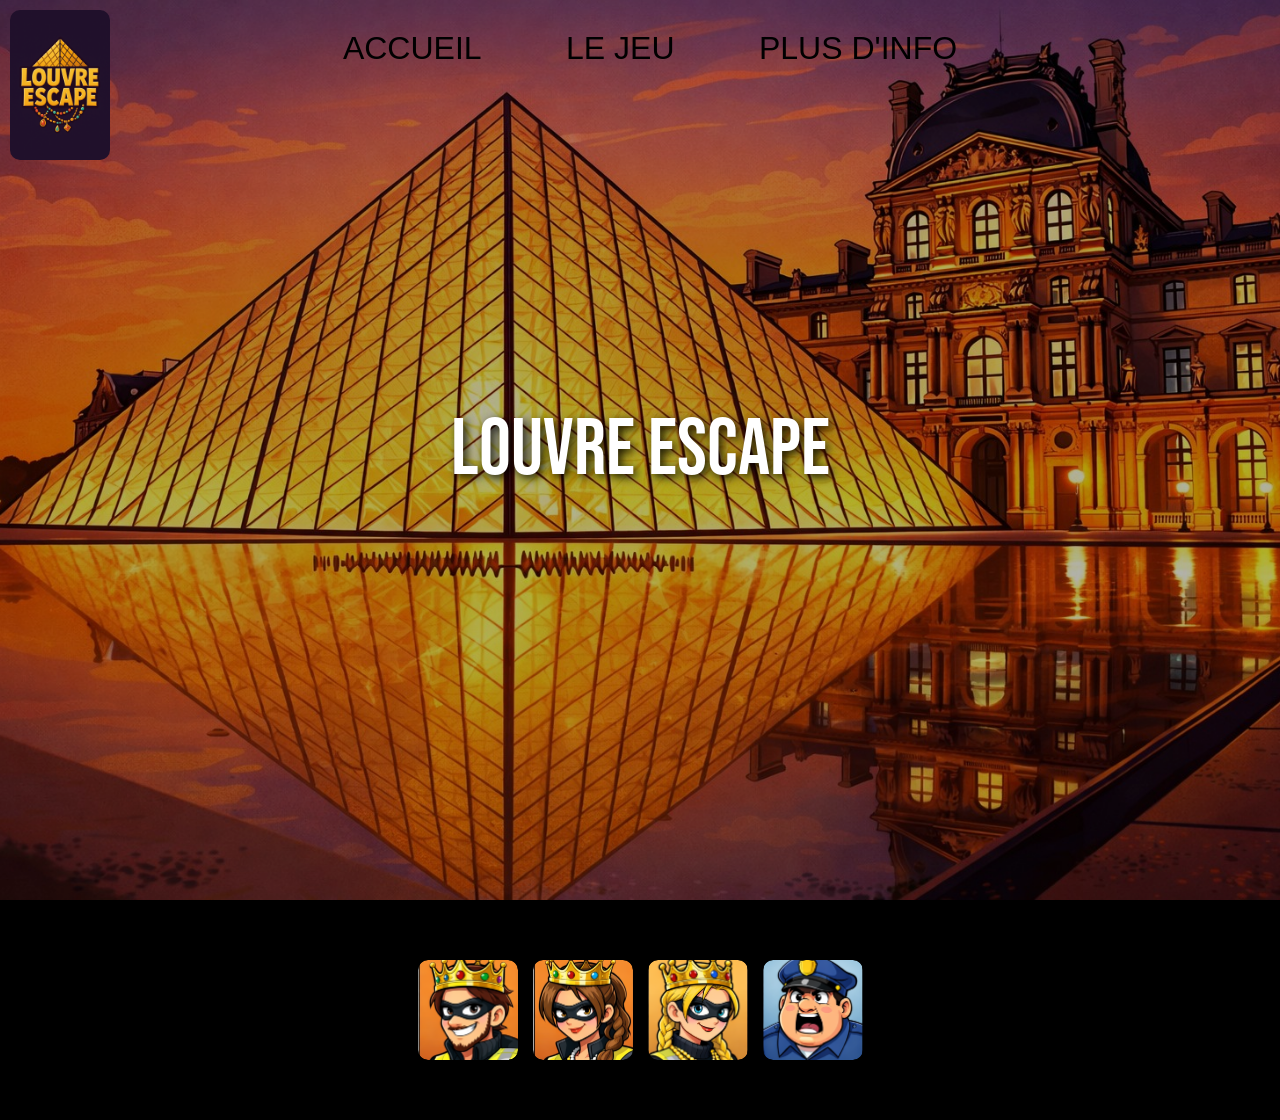
<file: index.html>
<!DOCTYPE html>
<html>
<head>
    <meta charset="UTF-8">
    <meta http-equiv="refresh" content="0; url=src/Chloé/Louvreescape/pres.html">
</head>
<body>
    <a href="src/Chloé/Louvreescape/pres.html">Cliquez ici si vous n'êtes pas redirigé</a>
</body>
</html>
</file>
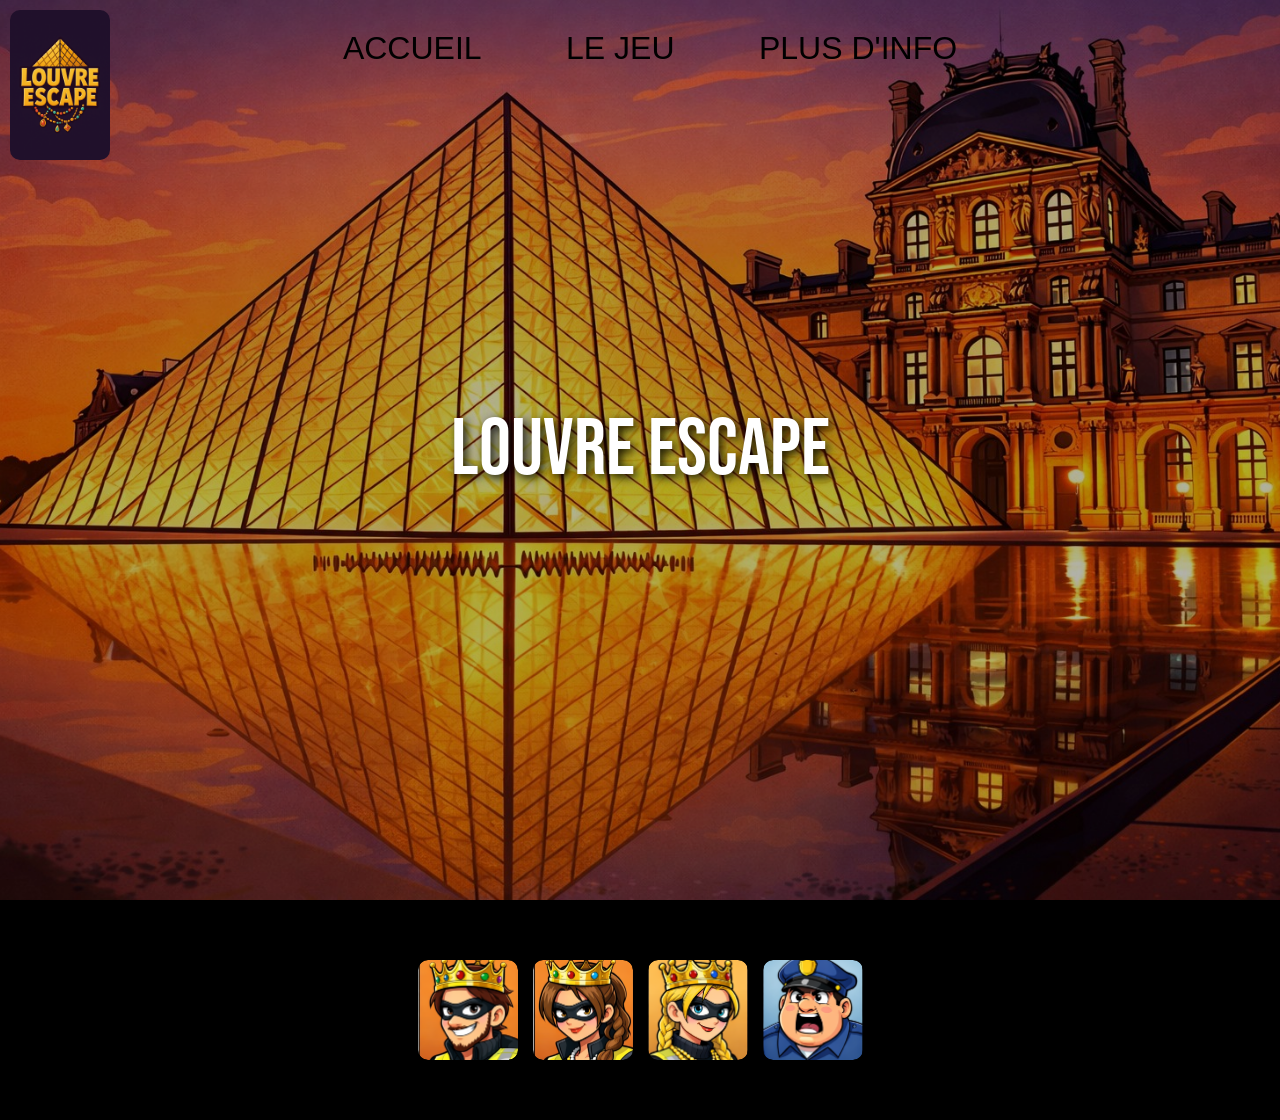
<file: src/Chloé/Louvreescape/pres.html>
<!DOCTYPE html>
<html lang="en">
<head>
    <meta charset="UTF-8">
    <title>Louvre Escape</title>
    <link rel="stylesheet" href="pres2.css">
    <link rel="preconnect" href="https://fonts.googleapis.com">
    <link rel="preconnect" href="https://fonts.gstatic.com" crossorigin>
    <link href="https://fonts.googleapis.com/css2?family=Bebas+Neue&display=swap" rel="stylesheet">
    <link href="https://fonts.googleapis.com/css2?family=Playfair+Display:ital,wght@0,400..900;1,400..900&display=swap" rel="stylesheet">
</head>
<body class="Acueille">
    <header class="Acueille">
        <nav class="Acueille">
            <a>ACCUEIL</a>
            <a href="../../../Jeu-main.zip">LE JEU</a>
            <a href="#overlay">PLUS D'INFO</a>
        </nav>
    </header>
    <main class="Acueille">
        <figure class="Acueille">
            <img src="images/louvre_escape_logo.png" alt="Logo Louvre Escape" class="logo-gauche">
            <img src="images/louvre.jpg" alt="Musée du louvre" class="louvre">
            <div style="position:absolute;top:0;left:0;width:100%;height:100%;background:rgba(0,0,0,0.4);z-index:2;"></div>
            <figcaption class="Acueille">LOUVRE ESCAPE</figcaption>
        </figure>
        <section id="les-rappeurs">
            <div class="card-container">
                <div class="cards">
                    <div class="card card2">
                        <img src="images/voleur1.png" alt="Romain" class="high-opacity">
                        <div class="card-button-container">
                            <a href="louvre/Romain.html">
                                <button class="button">Plus D'Info</button>
                            </a>
                        </div>
                        <div class="card-text">Rémy</div>
                    </div>
                    <div class="card card3">
                        <img src="images/voleuses1.png" alt="Sophie" class="high-opacity">
                        <div class="card-button-container">
                            <a href="louvre/Sophie.html">
                                <button class="button">Plus D'Info</button>
                            </a>
                        </div>
                        <div class="card-text">Sophie</div>
                    </div>
                    <div class="card card4">
                        <img src="images/voleuses2.png" alt="Anne" class="high-opacity">
                        <div class="card-button-container">
                            <a href="louvre/Anne.html">
                                <button class="button">Plus D'Info</button>
                            </a>
                        </div>
                        <div class="card-text">Anne</div>
                    </div>
                    <div class="card card5">
                        <img src="images/policier.png" alt="Didier" class="high-opacity">
                        <div class="card-button-container">
                            <a href="louvre/Didier.html">
                                <button class="button">Plus D'Info</button>
                            </a>
                        </div>
                        <div class="card-text">Didier</div>
                    </div>
                </div>
            </div>
        </section>
    </main>

    <div id="overlay">
        <div class="overlay-content">
            <h2>LOUVRE ESCAPE</h2>
            <p>Paris, 2024. Le Louvre est sous haute sécurité.<br>
            Vous êtes un voleur d'art légendaire.<br><br>
            Votre mission : voler les trésors les plus précieux sous le nez des gardes et des caméras.<br>
            Évitez les détections, résolvez les énigmes, et assemblez les codes pour progresser.<br><br>
            <em>Bon courage, maître voleur...</em></p>
            <a href="#" class="close-button">← Retour</a>
        </div>
    </div>

</body>
</html>
</file>
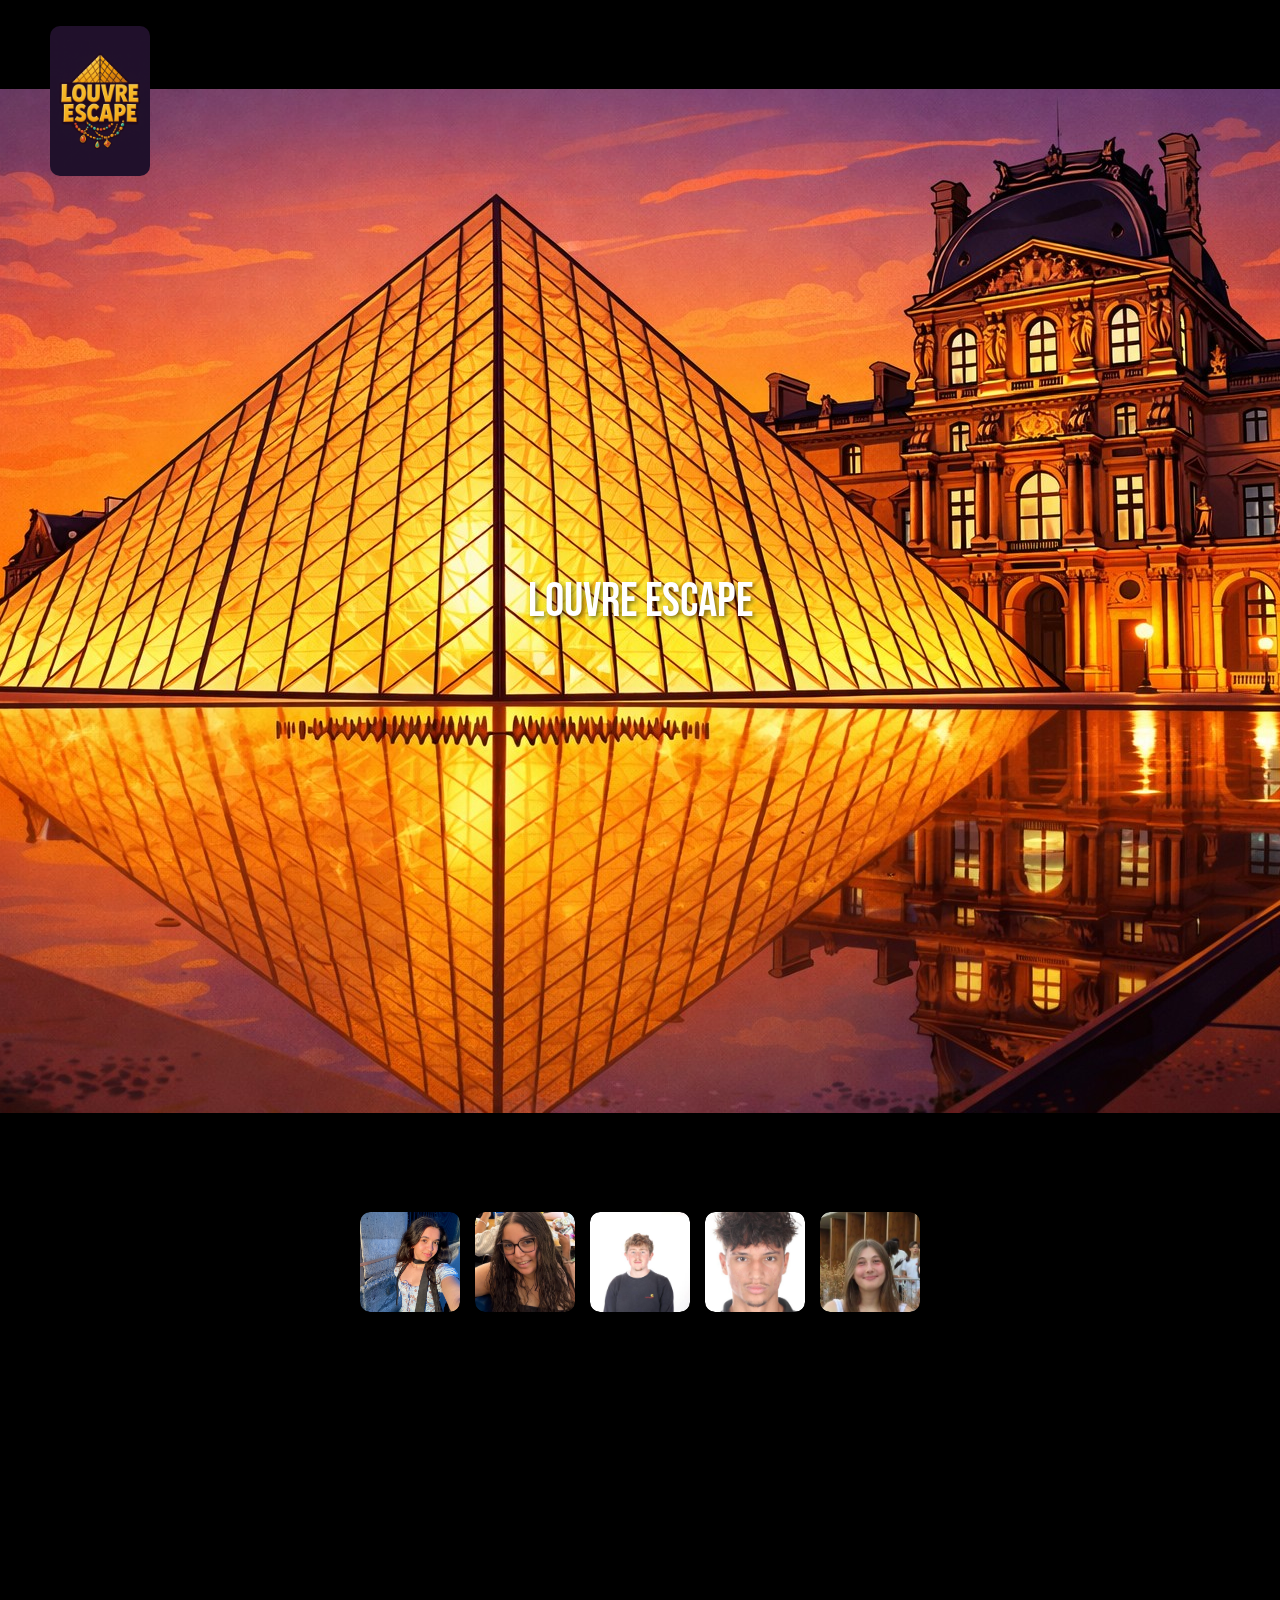
<file: src/Chloé/presentationsite/pres.html>
<!DOCTYPE html> 
<html lang="en"> 
<head>
    <meta charset="UTF-8"> 
    <title>Louvre Escape</title> 
    <link rel="stylesheet" href="pres2.css"> 
    <link rel="preconnect" href="https://fonts.googleapis.com"> 
    <link rel="preconnect" href="https://fonts.gstatic.com" crossorigin>
    <link href="https://fonts.googleapis.com/css2?family=Bebas+Neue&display=swap" rel="stylesheet">
    <link href="https://fonts.googleapis.com/css2?family=Playfair+Display:ital,wght@0,400..900;1,400..900&display=swap" rel="stylesheet"> 
</head>
<body class="Rayan-Acueille">
    <header class="Rayan-Acueille"> 
        <nav class="Rayan-Acueille"> 
            <a href="pres.html">ACCUEIL</a> 
            <a href="louvre/jeu.html">LE JEU</a>
            <a href="louvre/groupe.html">LE GROUPE</a>
            <!-- Lien vers la section "PLUS D'INFO" -->
        </nav>
    </header>
    <main class="Rayan-Acueille"> 
        <figure class="Rayan-Acueille"> <!-- Figure avec une image -->
            <img src="images/louvre_escape_logo.png" alt="Logo Louvre Escape" class="logo-gauche">
            <img src="images/louvre.jpg" alt="Musée du louvre" class="louvre">
            <figcaption class="Rayan-Acueille">LOUVRE ESCAPE</figcaption> <!-- Légende de l'image -->
        </figure>
        <section id="les-rappeurs"> 
		<div class="card-container"> <!-- Conteneur des cartes -->
                <div class="cards"> 
                    <div class="card card2">
                        <img src="images/maroua.jpeg" alt="Random Image 1" class="Rayan-high-opacity">
                        <div class="card-button-container">
                            <a href="louvre/Maroua.html">
                                <button class="button">Plus D'Info</button>
                            </a>
                        </div>
                        <div class="card-text">Maroua</div>
                    </div>
                    <!-- Carte 3 -->
                    <div class="card card3">
                        <img src="images/cynthia.JPG" alt="Random Image 1" class="Rayan-high-opacity">
                        <div class="card-button-container">
                            <a href="louvre/Cynthia.html">
                                <button class="button">Plus D'Info</button>
                            </a>
                        </div>
                        <div class="card-text">Cynthia</div>
                    </div>
                    <!-- Carte 4 -->
                    <div class="card card4">
                        <img src="images/benjamin.png" alt="Random Image 1" class="Rayan-high-opacity">
                        <div class="card-button-container">
                            <a href="louvre/Benjamin.html">
                            <button class="button">Plus D'Info</button>
                            </a>
                        </div>
                        <div class="card-text">Benjamin</div>
                    </div>
                    <!-- Carte 5 -->
                    <div class="card card5">
                        <img src="images/joaquim.jpeg" alt="Random Image 1" class="Rayan-high-opacity">
                        <div class="card-button-container">
                            <a href="louvre/Joaquim.html">
                                <button class="button">Plus D'Info</button>
                            </a>
                        </div>
                        <div class="card-text">Joaquim</div>
                    </div>
                    <!-- Carte 6 -->
                    <div class="card card6">
                        <img src="images/chloe.jpg" alt="Random Image 1" class="Rayan-high-opacity">
                        <div class="card-button-container">
                            <a href="louvre/Chloe.html">
                                <button class="button">Plus D'Info</button>
                            </a>
                        </div>
                        <div class="card-text">Chloé</div>
                    </div>
                </div>
            </div>
        </section>
    </main>
        <div id="overlay">
            <div class="overlay-content">
                <p>LOUVRE ESCAPE
Paris, 2024. Le Louvre est sous haute sécurité.
Vous êtes un voleur d'art légendaire.
Votre mission: voler les trésors les plus précieux sous le nez des gardes et des caméras.
Évitez les détections, résolvez les énigmes, et assemblez les codes pour progresser.
Bon courage, maître voleur...</p>
                <a href="../pres.html" class="close-button">Retour</a>
            </div>
            </div>
    </body>
</html>
</file>
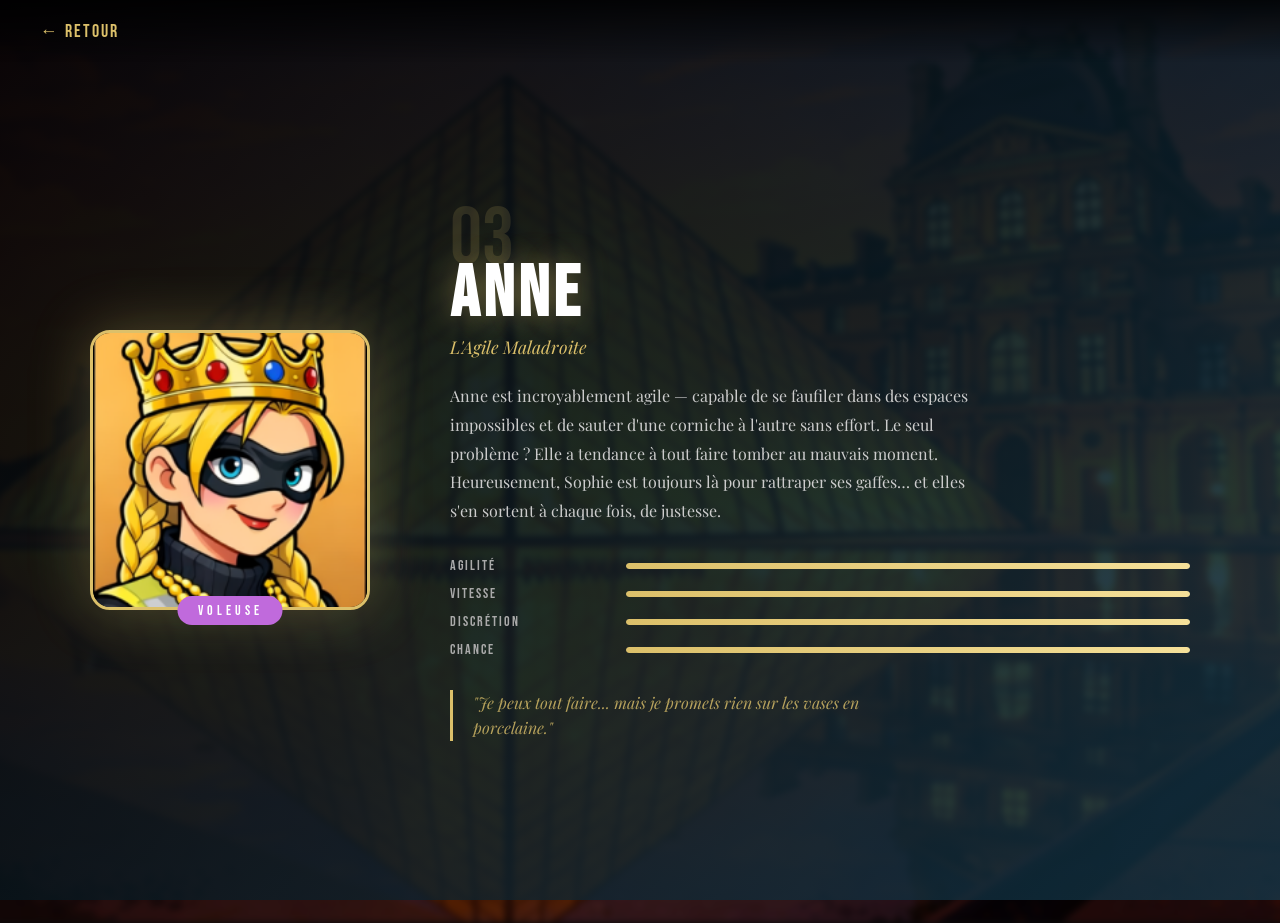
<file: src/Chloé/Louvreescape/louvre/Anne.html>
<!DOCTYPE html>
<html lang="fr">
<head>
    <meta charset="UTF-8">
    <title>Anne — Louvre Escape</title>
    <link rel="stylesheet" href="./../pres2.css">
    <link rel="stylesheet" href="./../perso.css">
    <link href="https://fonts.googleapis.com/css2?family=Bebas+Neue&family=Playfair+Display:ital,wght@0,400;0,700;1,400&display=swap" rel="stylesheet">
</head>
<body class="perso-page">

    <header class="perso-header">
        <nav>
            <a href="./../pres.html">← Retour</a>
        </nav>
    </header>

    <div class="perso-hero">
        <div class="perso-hero-bg" style="background-image: url('./../images/louvre.jpg');"></div>
        <div class="perso-hero-overlay" style="background: linear-gradient(135deg, rgba(0,0,0,0.85) 0%, rgba(20,60,80,0.7) 100%);"></div>
        <div class="perso-hero-content">
            <div class="perso-photo-wrap">
                <img src="./../images/voleuses2.png" alt="Anne" class="perso-photo">
                <div class="perso-role-badge voleuse">VOLEUSE</div>
            </div>
            <div class="perso-info">
                <p class="perso-numero">03</p>
                <h1 class="perso-nom">Anne</h1>
                <p class="perso-titre">L'Agile Maladroite</p>
                <p class="perso-desc">
                    Anne est incroyablement agile — capable de se faufiler dans des espaces 
                    impossibles et de sauter d'une corniche à l'autre sans effort. Le seul 
                    problème ? Elle a tendance à tout faire tomber au mauvais moment. 
                    Heureusement, Sophie est toujours là pour rattraper ses gaffes… 
                    et elles s'en sortent à chaque fois, de justesse.
                </p>
                <div class="perso-stats">
                    <div class="stat">
                        <span class="stat-label">Agilité</span>
                        <div class="stat-bar"><div class="stat-fill" style="width:93%"></div></div>
                    </div>
                    <div class="stat">
                        <span class="stat-label">Vitesse</span>
                        <div class="stat-bar"><div class="stat-fill" style="width:90%"></div></div>
                    </div>
                    <div class="stat">
                        <span class="stat-label">Discrétion</span>
                        <div class="stat-bar"><div class="stat-fill" style="width:40%"></div></div>
                    </div>
                    <div class="stat">
                        <span class="stat-label">Chance</span>
                        <div class="stat-bar"><div class="stat-fill" style="width:70%"></div></div>
                    </div>
                </div>
                <div class="perso-citation">
                    "Je peux tout faire... mais je promets rien sur les vases en porcelaine."
                </div>
            </div>
        </div>
    </div>

</body>
</html>
</file>
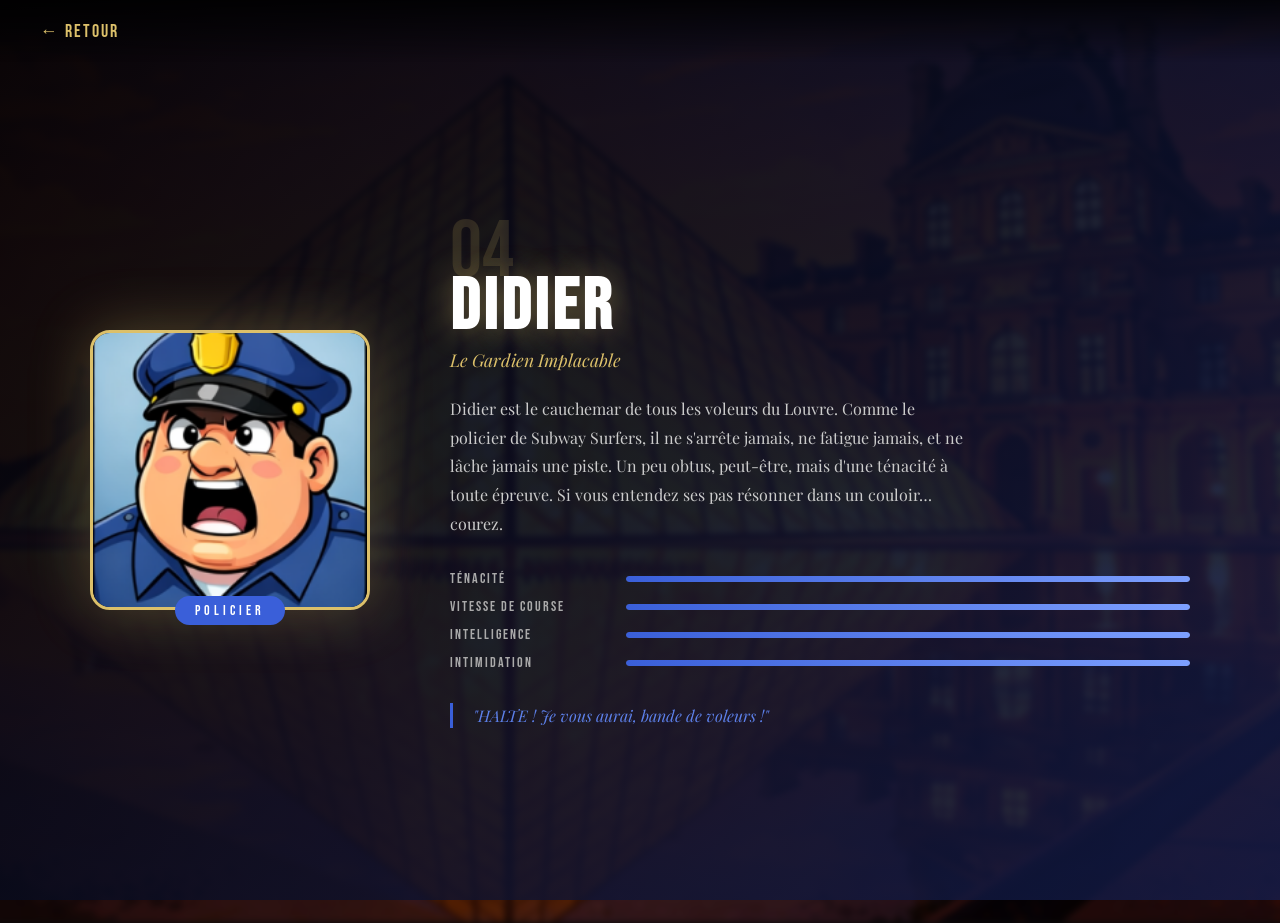
<file: src/Chloé/Louvreescape/louvre/Didier.html>
<!DOCTYPE html>
<html lang="fr">
<head>
    <meta charset="UTF-8">
    <title>Didier — Louvre Escape</title>
    <link rel="stylesheet" href="./../pres2.css">
    <link rel="stylesheet" href="./../perso.css">
    <link href="https://fonts.googleapis.com/css2?family=Bebas+Neue&family=Playfair+Display:ital,wght@0,400;0,700;1,400&display=swap" rel="stylesheet">
</head>
<body class="perso-page">

    <header class="perso-header">
        <nav>
            <a href="./../pres.html">← Retour</a>
        </nav>
    </header>

    <div class="perso-hero">
        <div class="perso-hero-bg" style="background-image: url('./../images/louvre.jpg');"></div>
        <div class="perso-hero-overlay" style="background: linear-gradient(135deg, rgba(0,0,0,0.85) 0%, rgba(20,30,80,0.75) 100%);"></div>
        <div class="perso-hero-content">
            <div class="perso-photo-wrap">
                <img src="./../images/policier.png" alt="Didier" class="perso-photo">
                <div class="perso-role-badge policier">POLICIER</div>
            </div>
            <div class="perso-info">
                <p class="perso-numero">04</p>
                <h1 class="perso-nom">Didier</h1>
                <p class="perso-titre">Le Gardien Implacable</p>
                <p class="perso-desc">
                    Didier est le cauchemar de tous les voleurs du Louvre. Comme le policier 
                    de Subway Surfers, il ne s'arrête jamais, ne fatigue jamais, et ne lâche 
                    jamais une piste. Un peu obtus, peut-être, mais d'une ténacité à toute 
                    épreuve. Si vous entendez ses pas résonner dans un couloir… courez.
                </p>
                <div class="perso-stats">
                    <div class="stat">
                        <span class="stat-label">Ténacité</span>
                        <div class="stat-bar"><div class="stat-fill policier-fill" style="width:100%"></div></div>
                    </div>
                    <div class="stat">
                        <span class="stat-label">Vitesse de course</span>
                        <div class="stat-bar"><div class="stat-fill policier-fill" style="width:85%"></div></div>
                    </div>
                    <div class="stat">
                        <span class="stat-label">Intelligence</span>
                        <div class="stat-bar"><div class="stat-fill policier-fill" style="width:45%"></div></div>
                    </div>
                    <div class="stat">
                        <span class="stat-label">Intimidation</span>
                        <div class="stat-bar"><div class="stat-fill policier-fill" style="width:90%"></div></div>
                    </div>
                </div>
                <div class="perso-citation policier-citation">
                    "HALTE ! Je vous aurai, bande de voleurs !"
                </div>
            </div>
        </div>
    </div>

</body>
</html>
</file>
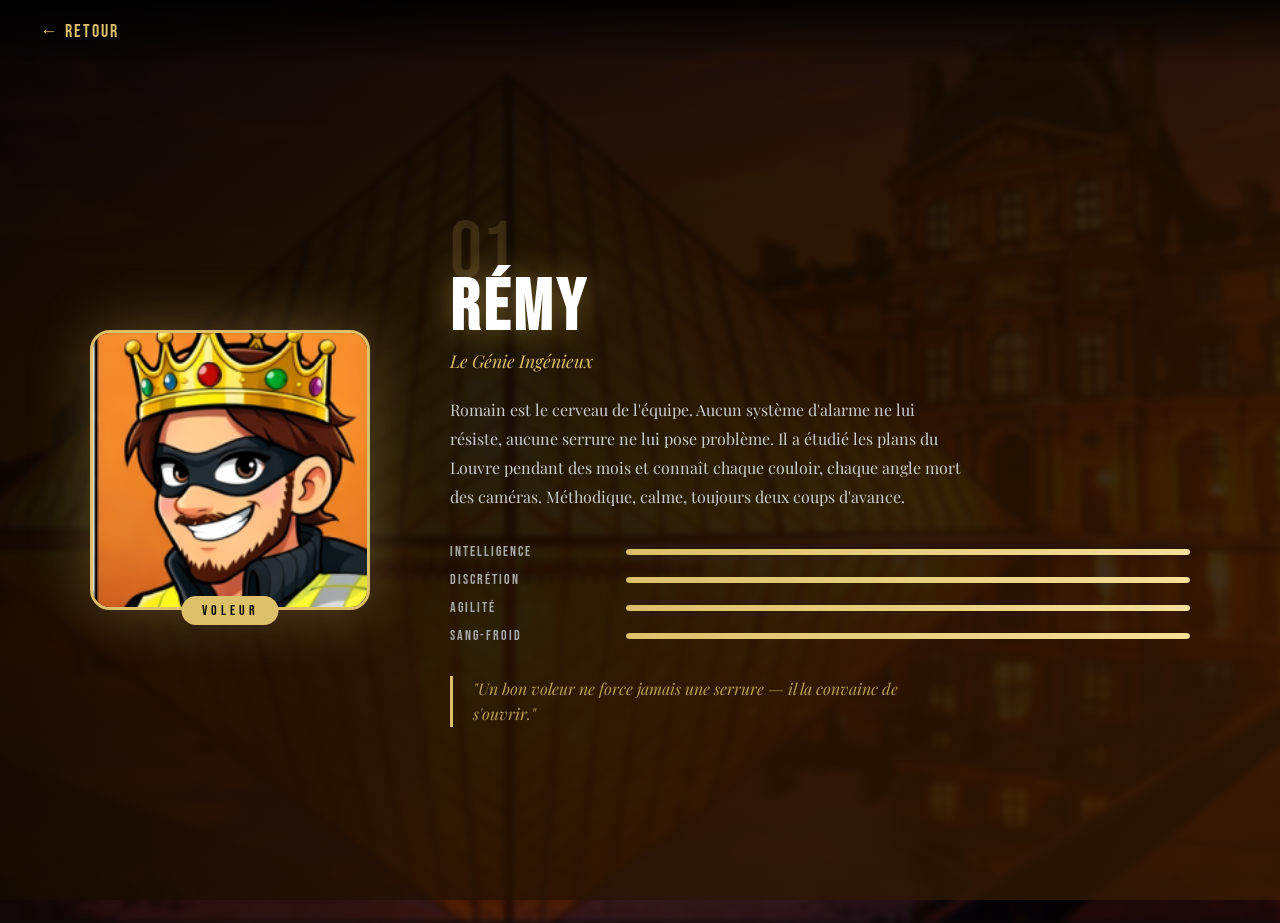
<file: src/Chloé/Louvreescape/louvre/Romain.html>
<!DOCTYPE html>
<html lang="fr">
<head>
    <meta charset="UTF-8">
    <title>Rémy — Louvre Escape</title>
    <link rel="stylesheet" href="./../pres2.css">
    <link rel="stylesheet" href="./../perso.css">
    <link href="https://fonts.googleapis.com/css2?family=Bebas+Neue&family=Playfair+Display:ital,wght@0,400;0,700;1,400&display=swap" rel="stylesheet">
</head>
<body class="perso-page">

    <header class="perso-header">
        <nav>
            <a href="./../pres.html">← Retour</a>
        </nav>
    </header>

    <div class="perso-hero">
        <div class="perso-hero-bg" style="background-image: url('./../images/louvre.jpg');"></div>
        <div class="perso-hero-overlay"></div>
        <div class="perso-hero-content">
            <div class="perso-photo-wrap">
                <img src="./../images/voleur1.png" alt="Romain" class="perso-photo">
                <div class="perso-role-badge voleur">VOLEUR</div>
            </div>
            <div class="perso-info">
                <p class="perso-numero">01</p>
                <h1 class="perso-nom">Rémy</h1>
                <p class="perso-titre">Le Génie Ingénieux</p>
                <p class="perso-desc">
                    Romain est le cerveau de l'équipe. Aucun système d'alarme ne lui résiste, 
                    aucune serrure ne lui pose problème. Il a étudié les plans du Louvre pendant 
                    des mois et connaît chaque couloir, chaque angle mort des caméras. 
                    Méthodique, calme, toujours deux coups d'avance.
                </p>
                <div class="perso-stats">
                    <div class="stat">
                        <span class="stat-label">Intelligence</span>
                        <div class="stat-bar"><div class="stat-fill" style="width:95%"></div></div>
                    </div>
                    <div class="stat">
                        <span class="stat-label">Discrétion</span>
                        <div class="stat-bar"><div class="stat-fill" style="width:80%"></div></div>
                    </div>
                    <div class="stat">
                        <span class="stat-label">Agilité</span>
                        <div class="stat-bar"><div class="stat-fill" style="width:65%"></div></div>
                    </div>
                    <div class="stat">
                        <span class="stat-label">Sang-froid</span>
                        <div class="stat-bar"><div class="stat-fill" style="width:90%"></div></div>
                    </div>
                </div>
                <div class="perso-citation">
                    "Un bon voleur ne force jamais une serrure — il la convainc de s'ouvrir."
                </div>
            </div>
        </div>
    </div>

</body>
</html>
</file>
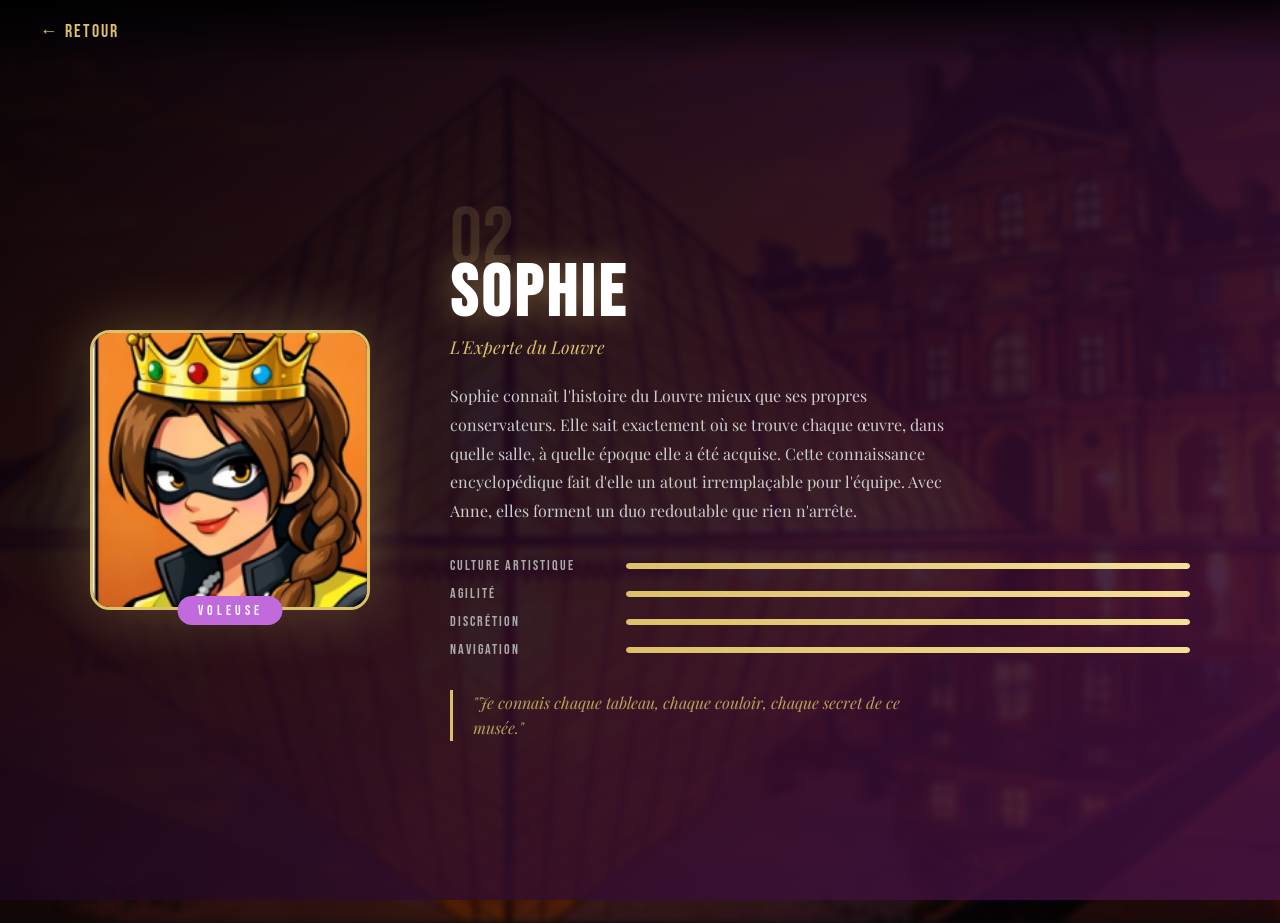
<file: src/Chloé/Louvreescape/louvre/Sophie.html>
<!DOCTYPE html>
<html lang="fr">
<head>
    <meta charset="UTF-8">
    <title>Sophie — Louvre Escape</title>
    <link rel="stylesheet" href="./../pres2.css">
    <link rel="stylesheet" href="./../perso.css">
    <link href="https://fonts.googleapis.com/css2?family=Bebas+Neue&family=Playfair+Display:ital,wght@0,400;0,700;1,400&display=swap" rel="stylesheet">
</head>
<body class="perso-page">

    <header class="perso-header">
        <nav>
            <a href="./../pres.html">← Retour</a>
        </nav>
    </header>

    <div class="perso-hero">
        <div class="perso-hero-bg" style="background-image: url('./../images/louvre.jpg');"></div>
        <div class="perso-hero-overlay" style="background: linear-gradient(135deg, rgba(0,0,0,0.85) 0%, rgba(80,20,80,0.7) 100%);"></div>
        <div class="perso-hero-content">
            <div class="perso-photo-wrap">
                <img src="./../images/voleuses1.png" alt="Sophie" class="perso-photo">
                <div class="perso-role-badge voleuse">VOLEUSE</div>
            </div>
            <div class="perso-info">
                <p class="perso-numero">02</p>
                <h1 class="perso-nom">Sophie</h1>
                <p class="perso-titre">L'Experte du Louvre</p>
                <p class="perso-desc">
                    Sophie connaît l'histoire du Louvre mieux que ses propres conservateurs. 
                    Elle sait exactement où se trouve chaque œuvre, dans quelle salle, 
                    à quelle époque elle a été acquise. Cette connaissance encyclopédique 
                    fait d'elle un atout irremplaçable pour l'équipe. Avec Anne, elles forment 
                    un duo redoutable que rien n'arrête.
                </p>
                <div class="perso-stats">
                    <div class="stat">
                        <span class="stat-label">Culture artistique</span>
                        <div class="stat-bar"><div class="stat-fill" style="width:100%"></div></div>
                    </div>
                    <div class="stat">
                        <span class="stat-label">Agilité</span>
                        <div class="stat-bar"><div class="stat-fill" style="width:88%"></div></div>
                    </div>
                    <div class="stat">
                        <span class="stat-label">Discrétion</span>
                        <div class="stat-bar"><div class="stat-fill" style="width:85%"></div></div>
                    </div>
                    <div class="stat">
                        <span class="stat-label">Navigation</span>
                        <div class="stat-bar"><div class="stat-fill" style="width:95%"></div></div>
                    </div>
                </div>
                <div class="perso-citation">
                    "Je connais chaque tableau, chaque couloir, chaque secret de ce musée."
                </div>
            </div>
        </div>
    </div>

</body>
</html>
</file>
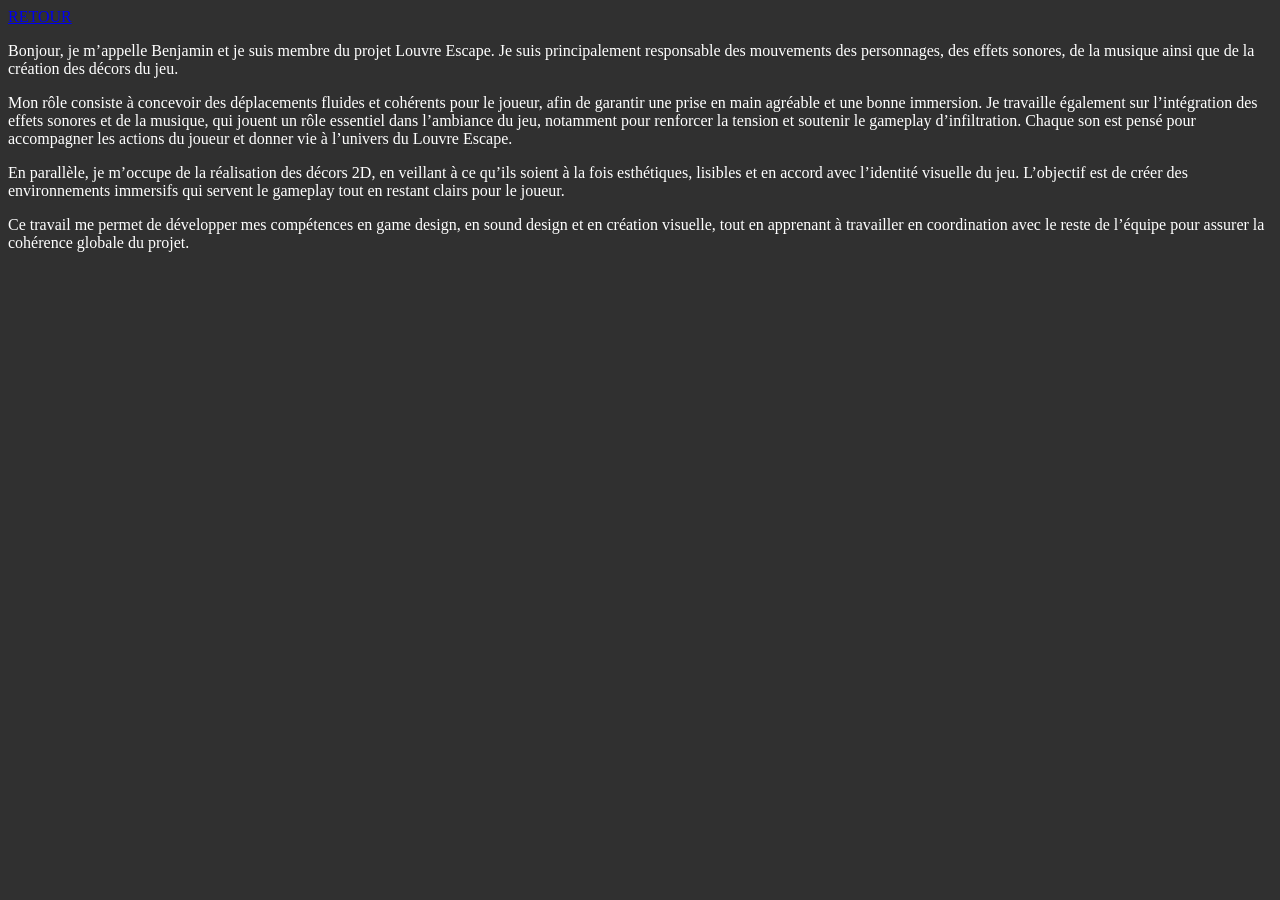
<file: src/Chloé/presentationsite/louvre/Benjamin.html>
<!DOCTYPE html>
<!--Le document est en html et en français-->
<html lang="fr">
<!--C'est l'entête de la page-->
<head>
    <meta charset="UTF-8">
    <!--On donne un titre à la page html-->
    <title>Benjamin</title>
    <!--On crée un lien qui relie la page html au fichier CSS-->
    <link href = "./../pres2.css" rel="stylesheet"/>
<!--On ferme la balise de l'entête-->
</head>
<!--On crée la balise qui va être le corp du programme-->
<body class="benjamin">
    <!--On crée une entête pour le site qu'on place au milieu en grand-->
    <header>
        <nav class="Choler">
            <a href="../pres.html">RETOUR </a>
        </nav>
    </header>
<main class="benjamin"><p>Bonjour, je m’appelle Benjamin et je suis membre du projet Louvre Escape. Je suis principalement responsable des mouvements des personnages, des effets sonores, de la musique ainsi que de la création des décors du jeu.
</p>
    <p>Mon rôle consiste à concevoir des déplacements fluides et cohérents pour le joueur, afin de garantir une prise en main agréable et une bonne immersion. Je travaille également sur l’intégration des effets sonores et de la musique, qui jouent un rôle essentiel dans l’ambiance du jeu, notamment pour renforcer la tension et soutenir le gameplay d’infiltration. Chaque son est pensé pour accompagner les actions du joueur et donner vie à l’univers du Louvre Escape.</p>
    <p>En parallèle, je m’occupe de la réalisation des décors 2D, en veillant à ce qu’ils soient à la fois esthétiques, lisibles et en accord avec l’identité visuelle du jeu. L’objectif est de créer des environnements immersifs qui servent le gameplay tout en restant clairs pour le joueur.</p>
    <p>Ce travail me permet de développer mes compétences en game design, en sound design et en création visuelle, tout en apprenant à travailler en coordination avec le reste de l’équipe pour assurer la cohérence globale du projet.</p>
</main>
</body>
</html>
</file>
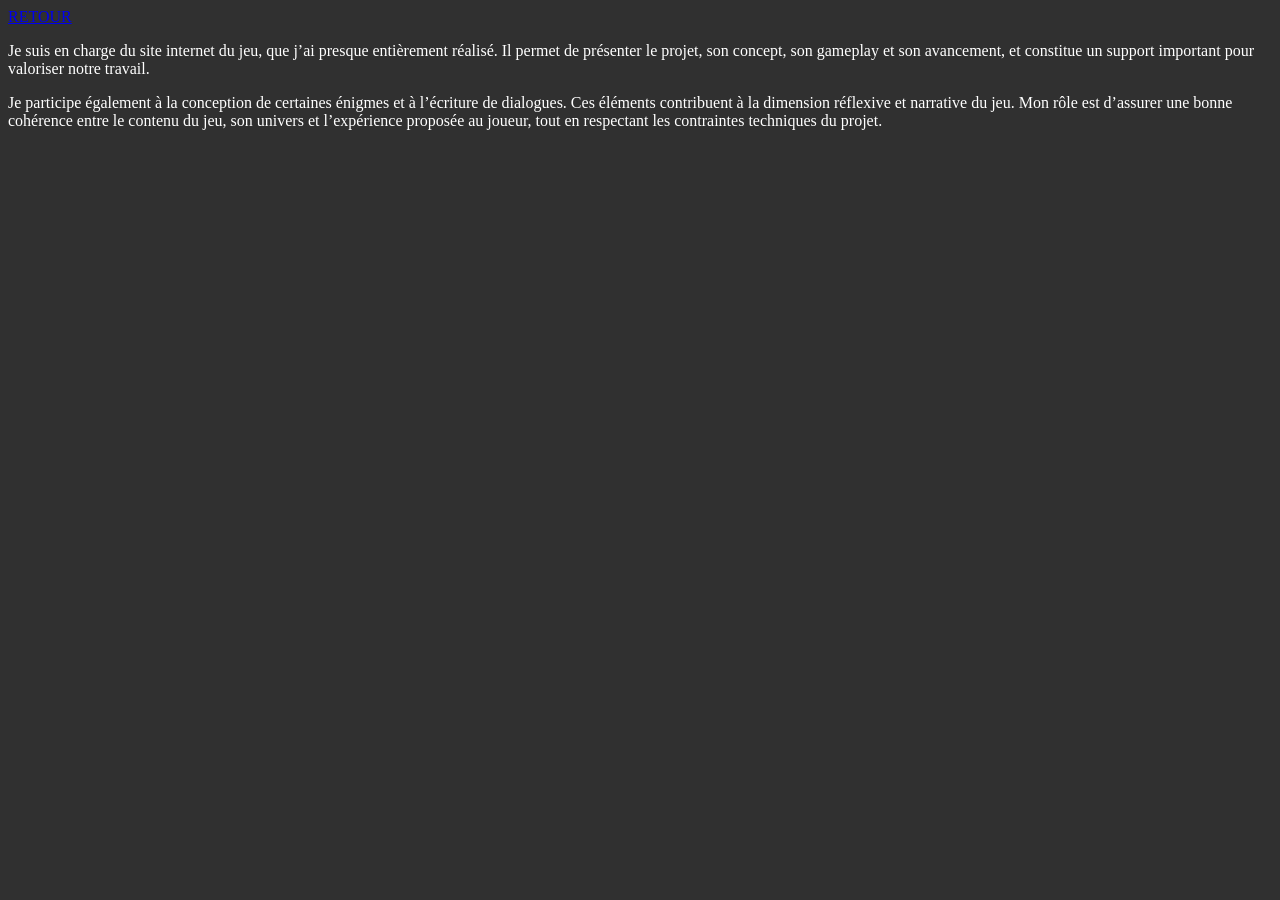
<file: src/Chloé/presentationsite/louvre/Chloe.html>
<!DOCTYPE html>
<html lang="en">
<head>
    <meta charset="UTF-8">
    <title>Chloé</title>
    <link rel="stylesheet" href="./../pres2.css" />
</head>
<body class="chloe">
    <header class="Mateo">
        <nav class="Mateo">
            <a href="../pres.html">RETOUR </a>
        </nav>
    </header>
<main class="chloe">
    <p>Je suis en charge du site internet du jeu, que j’ai presque entièrement réalisé. Il permet de présenter le projet, son concept, son gameplay et son avancement, et constitue un support important pour valoriser notre travail.</p>
    <p>Je participe également à la conception de certaines énigmes et à l’écriture de dialogues. Ces éléments contribuent à la dimension réflexive et narrative du jeu. Mon rôle est d’assurer une bonne cohérence entre le contenu du jeu, son univers et l’expérience proposée au joueur, tout en respectant les contraintes techniques du projet.</p>
</main>
</body>
</html>
</file>
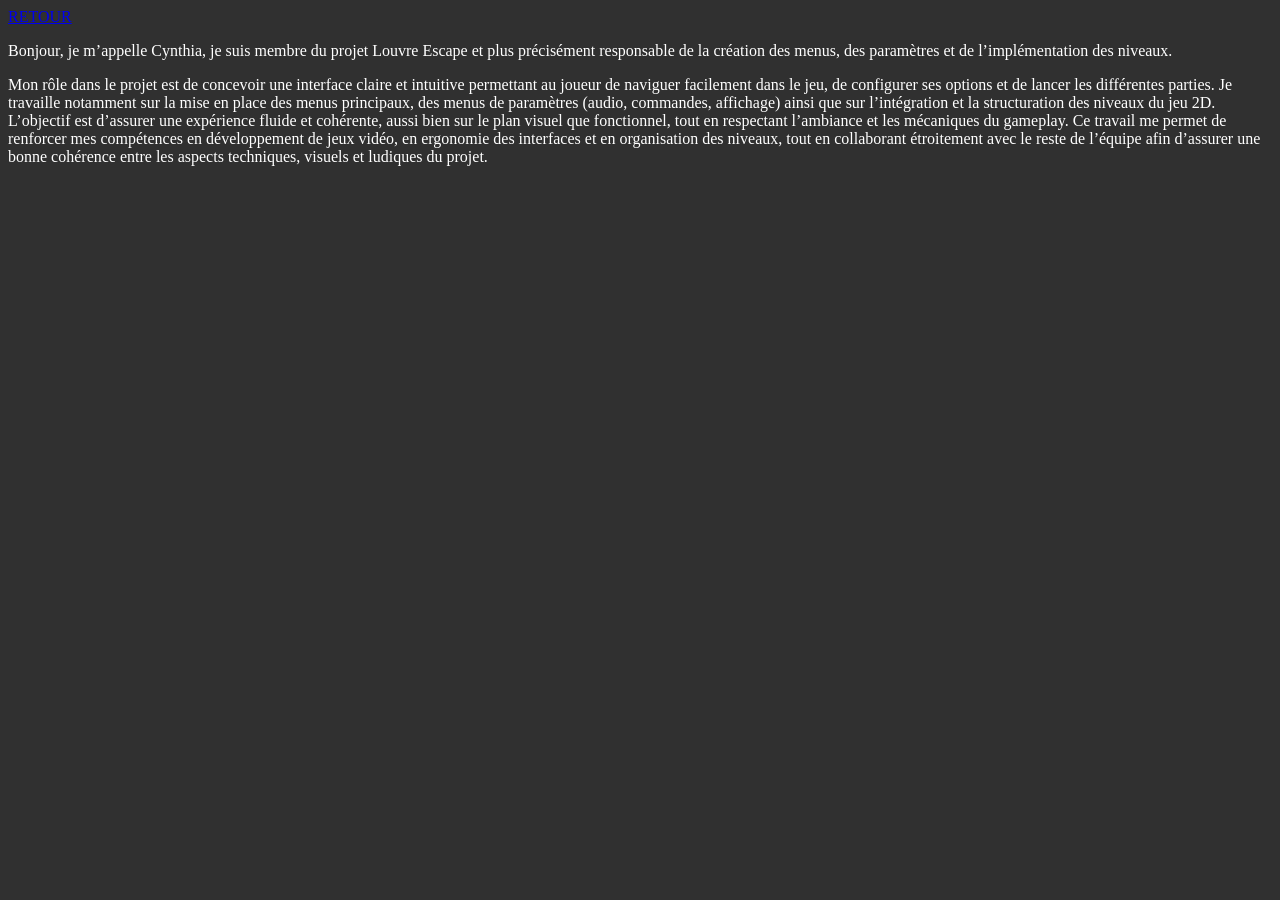
<file: src/Chloé/presentationsite/louvre/Cynthia.html>
<!DOCTYPE html>
<html lang="fr">
<head>
    <meta charset="UTF-8">
    <title>Cynthia</title>
    <link href = "./../pres2.css" rel="stylesheet">
</head>
<body class="cynthia">
    <header>
        <header class="Clovis-1">
            <nav class="Clovis-1">
                <a href="../pres.html">RETOUR </a>
            </nav>
            <main class="cynthia">
                <p>Bonjour, je m’appelle Cynthia, je suis membre du projet Louvre Escape et plus précisément responsable de la création des menus, des paramètres et de l’implémentation des niveaux.
                    </p>
                <p>
                    Mon rôle dans le projet est de concevoir une interface claire et intuitive permettant au joueur de naviguer facilement dans le jeu, de configurer ses options et de lancer les différentes parties.
                    Je travaille notamment sur la mise en place des menus principaux, des menus de paramètres (audio, commandes, affichage) ainsi que sur l’intégration et la structuration des niveaux du jeu 2D. L’objectif est d’assurer une expérience fluide et cohérente, aussi bien sur le plan visuel que fonctionnel, tout en respectant l’ambiance et les mécaniques du gameplay.
                    Ce travail me permet de renforcer mes compétences en développement de jeux vidéo, en ergonomie des interfaces et en organisation des niveaux, tout en collaborant étroitement avec le reste de l’équipe afin d’assurer une bonne cohérence entre les aspects techniques, visuels et ludiques du projet.</p>
            </main>


</body>
</html>
</file>
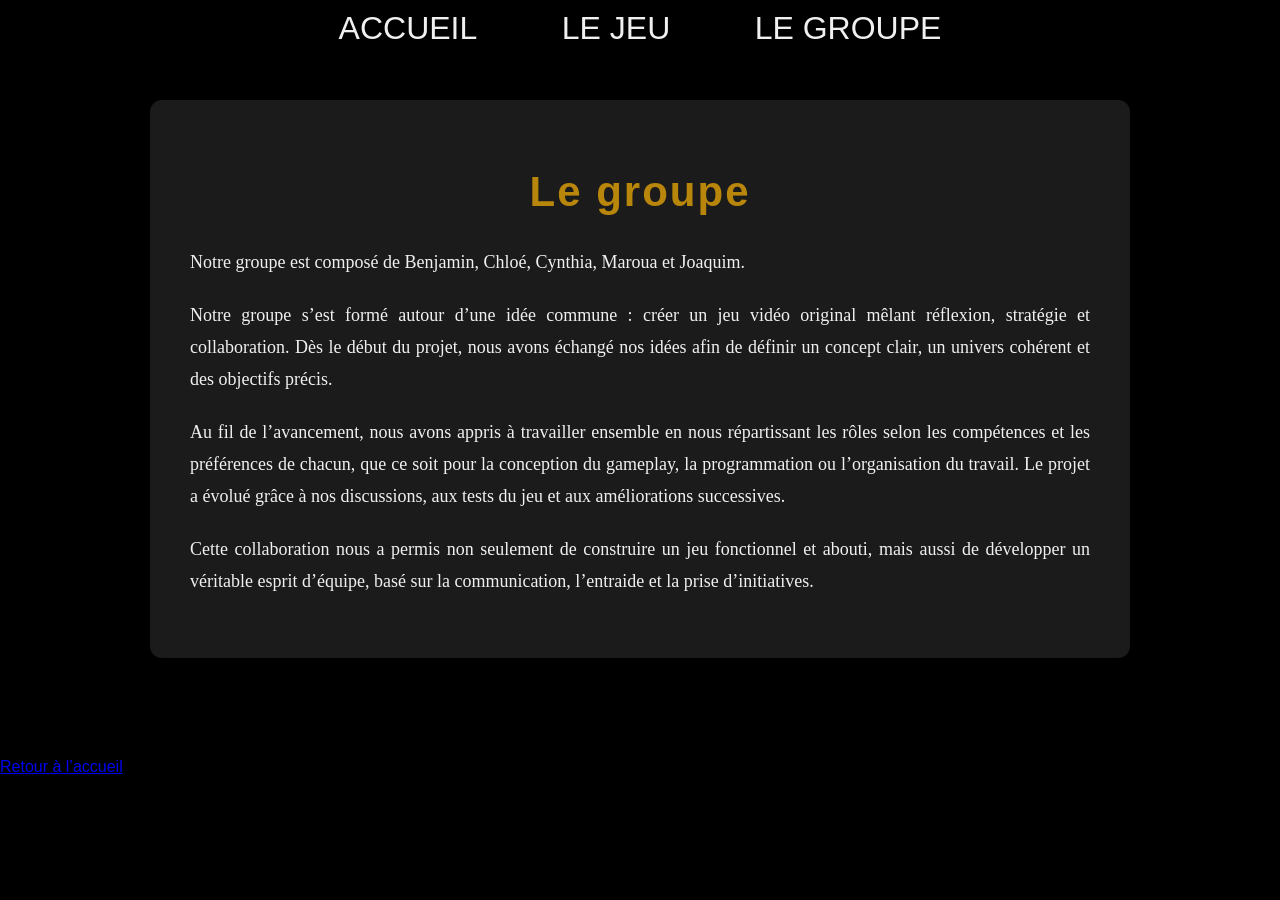
<file: src/Chloé/presentationsite/louvre/groupe.html>
<!DOCTYPE html>
<html lang="fr">
<head>
  <meta charset="UTF-8">
  <title>Le groupe – Louvre Escape</title>
  <link rel="stylesheet" href="../pres2.css">
</head>

<body class="Rayan-Acueille">

<header class="Rayan-Acueille">
  <nav class="groupe-entete">
    <a href="../pres.html">ACCUEIL</a>
    <a href="jeu.html">LE JEU</a>
    <a href="groupe.html">LE GROUPE</a>
  </nav>
</header>

<main class="page-groupe">
  <h1>Le groupe</h1>
  <p>
    Notre groupe est composé de Benjamin, Chloé, Cynthia, Maroua et Joaquim.
  </p>
    <p>
      Notre groupe s’est formé autour d’une idée commune : créer un jeu vidéo original mêlant réflexion, stratégie et collaboration. Dès le début du projet, nous avons échangé nos idées afin de définir un concept clair, un univers cohérent et des objectifs précis.
  </p>
    <p>Au fil de l’avancement, nous avons appris à travailler ensemble en nous répartissant les rôles selon les compétences et les préférences de chacun, que ce soit pour la conception du gameplay, la programmation ou l’organisation du travail. Le projet a évolué grâce à nos discussions, aux tests du jeu et aux améliorations successives.</p>
<p>Cette collaboration nous a permis non seulement de construire un jeu fonctionnel et abouti, mais aussi de développer un véritable esprit d’équipe, basé sur la communication, l’entraide et la prise d’initiatives.</p>
</main>
<a href="../pres.html">Retour à l’accueil</a>
</body>
</html>
</file>
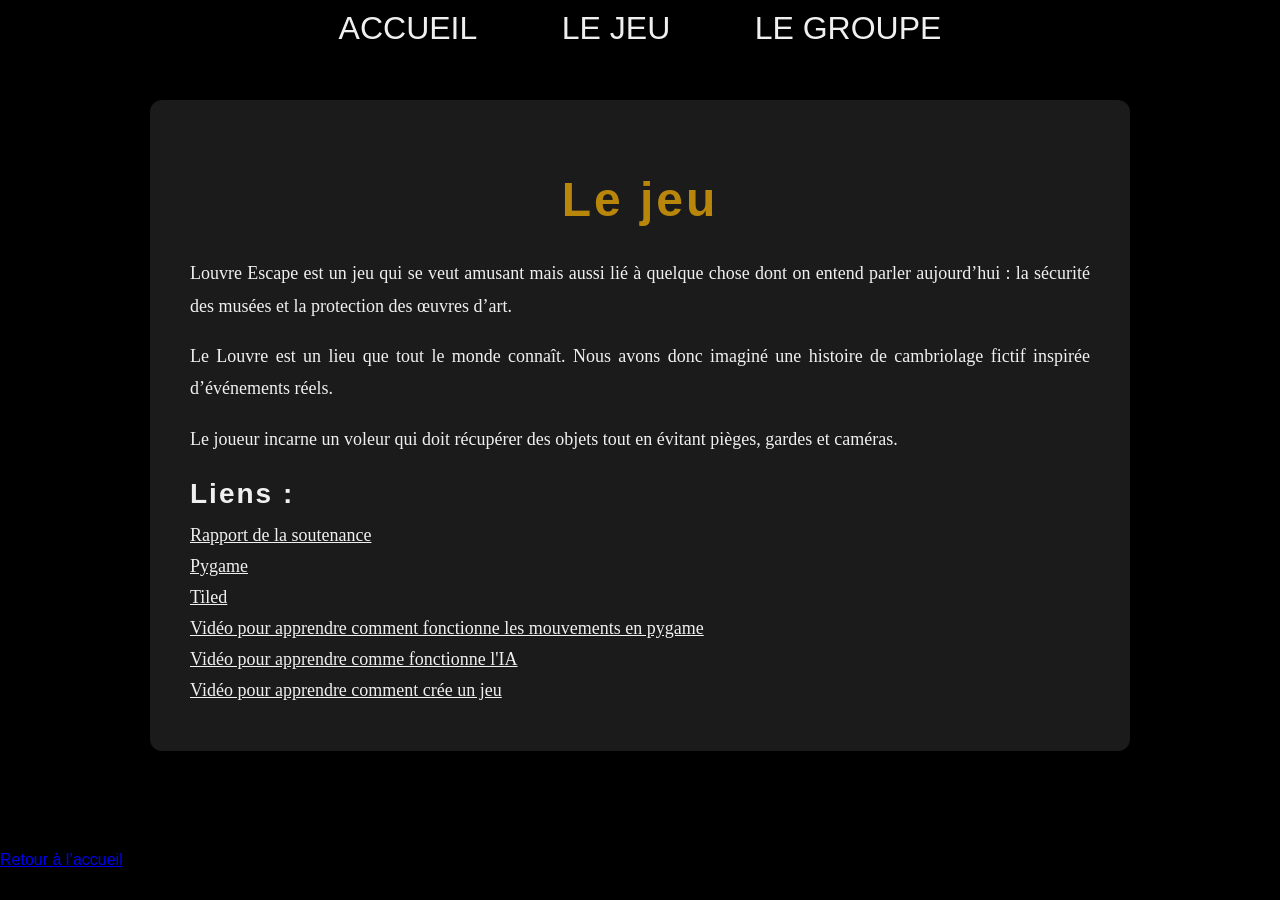
<file: src/Chloé/presentationsite/louvre/jeu.html>
<!DOCTYPE html>
<html lang="en">
<head>
  <meta charset="UTF-8">
  <title>Le jeu – Louvre Escape</title>
  <link rel="stylesheet" href="../pres2.css">
</head>

<body class="Rayan-Acueille">

<header class="Rayan-Acueille">
  <nav class="jeu-entete">
    <a href="../pres.html">ACCUEIL</a>
    <a href="jeu.html">LE JEU</a>
    <a href="groupe.html">LE GROUPE</a>
  </nav>
</header>

    <main class="page-jeu">
        <h1>Le jeu</h1>
        <p>
  Louvre Escape est un jeu qui se veut amusant mais aussi lié à quelque chose
  dont on entend parler aujourd’hui : la sécurité des musées et la protection
  des œuvres d’art.
        </p>

        <p>
  Le Louvre est un lieu que tout le monde connaît. Nous avons donc imaginé une
  histoire de cambriolage fictif inspirée d’événements réels.
        </p>

        <p>
  Le joueur incarne un voleur qui doit récupérer des objets tout en évitant
  pièges, gardes et caméras.
        </p>
<div class="liens-jeu">
    <h2>Liens :</h2>
    <a href="https://docs.google.com/document/d/15ad5wiVn615Wg1S53-lx3wGPySAAZC2_qg217Ars_Zg/edit?tab=t.0#heading=h.qrm1c6g50vxz" target="_blank">Rapport de la soutenance</a>
    <a href="https://www.pygame.org/news" target="_blank">Pygame</a>
    <a href="https://www.mapeditor.org/" target="_blank">Tiled</a>
    <a href="https://youtu.be/sfniTyS9yHo" target="_blank">Vidéo pour apprendre comment fonctionne les mouvements en pygame</a>
    <a href="https://www.youtube.com/watch?v=ydQ89KcBOfo" target="_blank">Vidéo pour apprendre comme fonctionne l'IA</a>
    <a href="https://thelinuxcode.com/the-definitive-guide-to-developing-online-multiplayer-games-with-python/" target="_blank">Vidéo pour apprendre comment crée un jeu</a>
</div>
</main>
<a href="../pres.html">Retour à l’accueil</a>
</body>
</html>
</file>
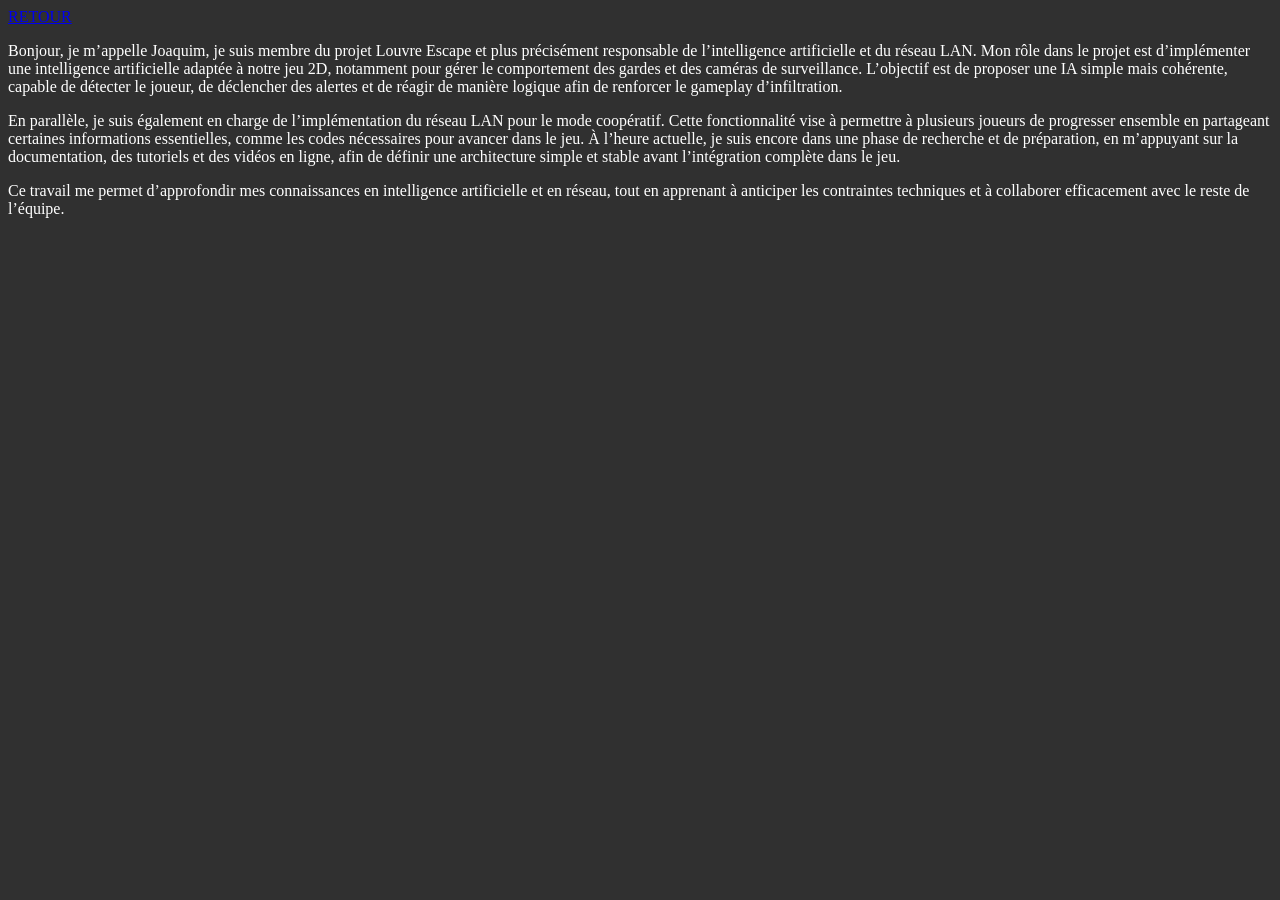
<file: src/Chloé/presentationsite/louvre/Joaquim.html>
<!DOCTYPE html>
<html lang="fr">
<head>
    <meta charset="UTF-8">
    <title>Joaquim</title>
    <link href = "./../pres2.css" rel="stylesheet">
</head>
<body class="joaquim">
    <header>
        <header class="Clovis-2">
            <nav class="Clovis-2">
                <a href="../pres.html">RETOUR </a>
            </nav>
        </header>
    </header>
<main class="joaquim">
    <p>Bonjour, je m’appelle Joaquim, je suis membre du projet Louvre Escape et plus précisément responsable de l’intelligence artificielle et du réseau LAN.
    Mon rôle dans le projet est d’implémenter une intelligence artificielle adaptée à notre jeu 2D, notamment pour gérer le comportement des gardes et des caméras de surveillance. L’objectif est de proposer une IA simple mais cohérente, capable de détecter le joueur, de déclencher des alertes et de réagir de manière logique afin de renforcer le gameplay d’infiltration.
    </p>
    <p>En parallèle, je suis également en charge de l’implémentation du réseau LAN pour le mode coopératif. Cette fonctionnalité vise à permettre à plusieurs joueurs de progresser ensemble en partageant certaines informations essentielles, comme les codes nécessaires pour avancer dans le jeu.
        À l’heure actuelle, je suis encore dans une phase de recherche et de préparation, en m’appuyant sur la documentation, des tutoriels et des vidéos en ligne, afin de définir une architecture simple et stable avant l’intégration complète dans le jeu.
    </p>
    <p>Ce travail me permet d’approfondir mes connaissances en intelligence artificielle et en réseau, tout en apprenant à anticiper les contraintes techniques et à collaborer efficacement avec le reste de l’équipe.
    </p>
</main>
</body>
</html>
</file>
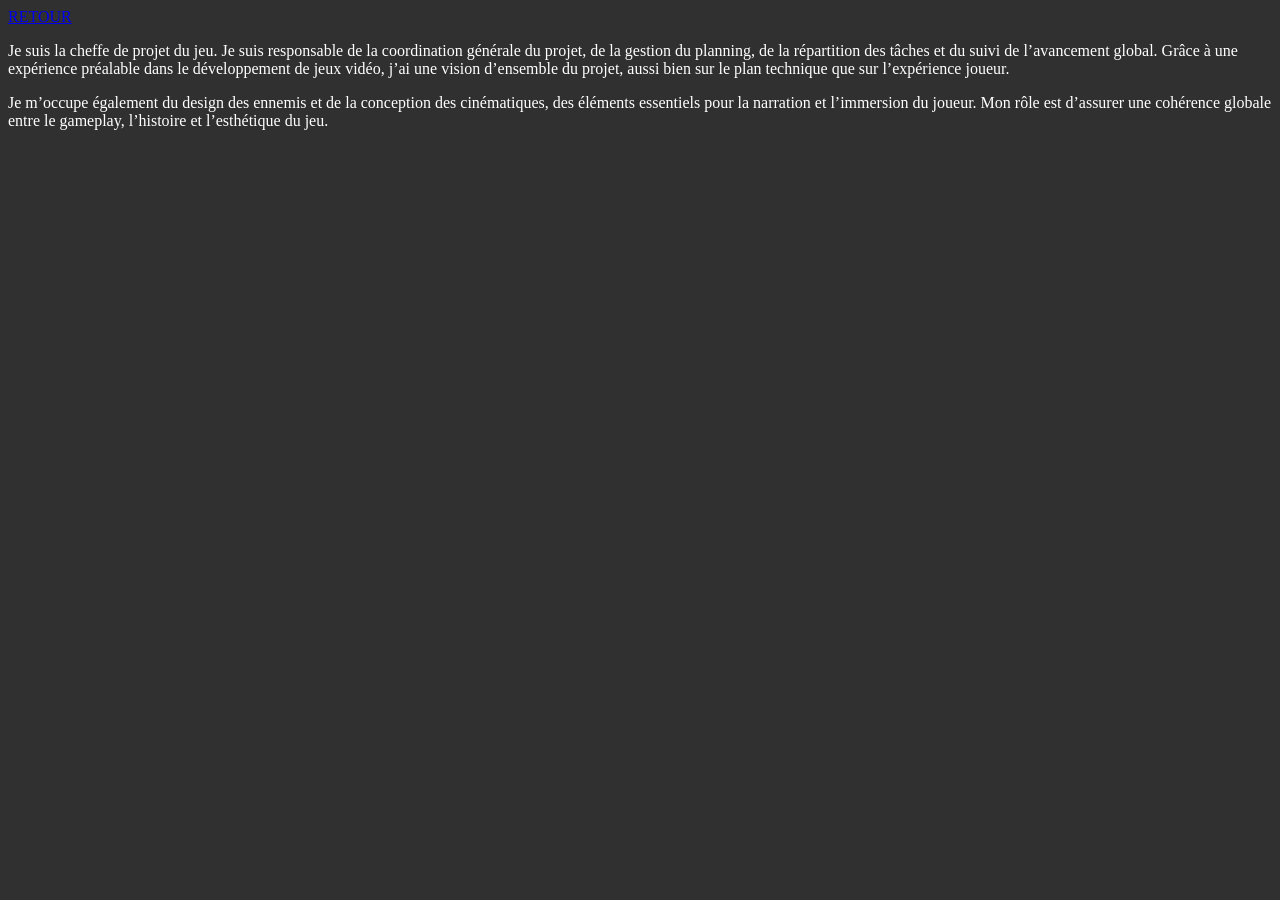
<file: src/Chloé/presentationsite/louvre/Maroua.html>
<!DOCTYPE html>
<html lang="en">
<head>
    <meta charset="UTF-8">
    <title>Maroua</title>
    <link rel="stylesheet" href="./../pres2.css" />
</head>
<body class="maroua">
    <header class="Mateo">
        <nav class="Mateo">
            <a href="../pres.html">RETOUR </a>
        </nav>
    </header>
<main class="maroua">
    <p>Je suis la cheffe de projet du jeu. Je suis responsable de la coordination générale du projet, de la gestion du planning, de la répartition des tâches et du suivi de l’avancement global. Grâce à une expérience préalable dans le développement de jeux vidéo, j’ai une vision d’ensemble du projet, aussi bien sur le plan technique que sur l’expérience joueur.</p>
    <p>Je m’occupe également du design des ennemis et de la conception des cinématiques, des éléments essentiels pour la narration et l’immersion du joueur. Mon rôle est d’assurer une cohérence globale entre le gameplay, l’histoire et l’esthétique du jeu.

</p>
</main>
</body>
</html>
</file>
<file: src/Chloé/Louvreescape/pres2.css>
body.Acueille {
	font-family: Arial, sans-serif;
	background-color: #000;
	color: #fff;
	margin : 0;
	padding: 0;
	overflow-x: hidden;
}

header.Acueille {
	background-color: transparent;
	padding: 20px 10px;
	text-align: center;
	position : absolute;
	top : 0;
	width : 100%;
	z-index: 999;
}

nav.Acueille {
	background-color: transparent;
	padding: 10px;
	text-align: center;
	min-height : 50px;
}

nav.Acueille a {
	text-decoration: none;
	color: #000 !important;
	font-size: 2em !important;
	display: inline-block;
	margin: 0 40px;
	position: relative;
	transition: color 0.3s;
}

nav.Acueille a:before {
	content: "";
	position: absolute;
	width: 0;
	height: 2px;
	background-color: #000;
	bottom: -5px;
	left: 0;
	transition: width 0.3s;
}

nav.Acueille a:hover:before {
	width: 100%;
}

nav.Acueille a:not(:last-child) {
	margin-bottom: 10px;
}

main.Acueille {
	margin: 0;
	padding: 0;
}

h1.Acueille {
	text-align: center;
}

p.Acueille {
	text-indent: 50px;
}

form.Acueille {
 	margin: 15px 0;
}

figure.Acueille {
	position: relative;
	display: flex;
	justify-content: center;
	align-items: center;
	height: 100vh;
	overflow: hidden;
	margin: 0;
  	padding: 0;
}
figure.Acueille div {
	display: none;
}
figcaption.Acueille {
       	position: absolute;
	top: 50%;
	left: 50%;
	transform: translate(-50%, -50%);
	z-index: 3;
	font-family: "Bebas Neue", sans-serif;
	font-weight: 400;
	font-style: normal;
	font-size: 5em;
	color: #ffffff;
	text-shadow: 3px 3px 10px rgba(0, 0, 0, 0.9);
	white-space: nowrap;
}

img.louvre {
	position: fixed;
	top: 0;
        left: 0;
	width: 100%;
	height: 100%;
	object-fit: cover;
	object-position: 60% 20%;
	z-index: -1;
        opacity:0.7 ;
	border-radius: 0;
}

img.logo-gauche {
	position: absolute;
	top: 10px;
	left: 10px;
	width: 100px;
	height: auto;
	opacity: 1;
	z-index: 5;
	border-radius: 10px;
}

img.high-opacity {
	border-radius: 25px;
	opacity: 1;
}

img.center-image {
      	border-radius: 25px;
	opacity: 1;
}

#les-rappeurs {
	margin-top: 0px;
	transition: transform 0.5s ease-in-out;
	display: flex;
	flex-wrap: wrap;
	align-items: center;
	justify-content: center;
	height: auto;
	overflow: auto;
	padding: 60px 0;
	background-color: transparent;
}

.card-container {
	display: flex;
	flex-direction: row;
	align-items: center;
	justify-content: center;
	width: 100%;
	overflow-x: scroll;
	scroll-snap-type: x mandatory;
	-webkit-overflow-scrolling: touch;
}

.cards {
	display: flex;
	flex-direction: row;
	gap: 15px;
	background-color: #000;
	align-items: center;
	justify-content: center;
	background-color: transparent;
}

.cards .card {
	display: flex;
	align-items: flex-start;
	justify-content: center;
	flex-direction: column;
	text-align: center;
	height: 100px;
	width: 100px;
	border-radius: 10px;
	color: white;
	cursor: pointer;
	transition: 400ms;
	position: relative;
	overflow: hidden;
}

.cards .card:hover .card-text {
	position: absolute;
	top: 50%;
	left: 50%;
	transform: translate(-50%, -50%);
	font-size: 1.5em;
	font-family: "Playfair Display", serif;
	font-optical-sizing: auto;
	font-style: normal;
	color: white;
	text-shadow: 2px 2px 4px rgba(0, 0, 0, 0.5);
}

.cards .card img {
	width: 100%;
	height: 100%;
	object-fit: cover;
	position: absolute;
	top: 0;
	left: 0%;
	transform-origin: center;
	transition: transform 0.3s ease-in-out;
}

.cards .card:hover img {
	transform: translate(0%, 0%);
	left: 0%;
	top: 0%;
	transition: transform 0.3s ease-in-out;
}

.cards.card p {
	text-align: center;
	margin: 0 auto;
}

.cards .card p.tip {
	font-size: 0.8em;
	font-weight: 700;
}

.cards .card p.second-text {
	font-size: .7em;
	display: none;
}

.cards .card .content {
	margin-top: 20px;
}

.cards .card:hover {
	height: 400px;
	color: black;
	width: 250px;
	align-items: flex-start;
	background-color: #fffae0;
}

.cards:hover > .card:not(:hover) {
	filter: blur(10px);
	transform: scale(0.9, 0.9);
}

.cards .card .button {
	display: table-cell;
	vertical-align: middle;
	border: none;
	background-color: transparent;
	position: absolute;
	bottom: 0;
	left: 0;
	right: 0;
	margin: auto;
	width: 150px;
	line-height: 50px;
	font-size: 12px;
	letter-spacing: 2px;
	border-radius: 0px;
	font-weight: bold;
	text-transform: uppercase;
	background-color: #031d67;
	box-shadow: 0px 15px 18px -6px rgba(35, 22, 214, 0.65);
	transition: all 0.4s;
	-webkit-transition: all 0.4s;
	-moz-transition: all 0.4s;
	-ms-transition: all 0.4s;
	-o-transition: all 0.4s;
	margin-top: -50px;
	opacity: 0;
	color:#FFF;
}

.cards .card:hover .button {
	opacity: 1;
	top: auto;
	bottom: 20px;
}
.cards .card .button:hover {
	background-color: #051749;
	box-shadow: 0px 22px 19px -8px rgba(16, 8, 119, 0.65);
	transform: scale(1.02,1.02);
}
.cards .card .button:active {
	background-color: #051749;
	box-shadow: 0px 12px 18px -4px rgba(7, 4, 51, 0.65);
	transform: scale(0.95,0.95);
	transition: all 0.4s -0.125s;
}

.card img {
	width: 100%;
	border-radius: 10px;
	margin-bottom: 10px;
}

.card p {
	text-align: center;
	margin: 0;
}
.card-container::-webkit-scrollbar {
	display: none;
}
#overlay {
    display: none;
    position: fixed;
    inset: 0;
    background: rgba(0, 0, 0, 0.85);
    backdrop-filter: blur(8px);
    z-index: 1000;
    align-items: center;
    justify-content: center;
}
#overlay:target {
    display: flex;
}
.overlay-content {
    background: linear-gradient(160deg, #1a1510 0%, #0d0b08 100%);
    border: 1px solid rgba(220, 192, 106, 0.4);
    border-radius: 12px;
    max-width: 750px;
    width: calc(100% - 40px);
    padding: 0;
    overflow: hidden;
}
</file>
<file: src/Chloé/presentationsite/pres2.css>
body.Rayan-Acueille {
  font-family: Arial, sans-serif;
  background-color: #000;
  color: #fff;
  margin : 0;
  padding: 0;
}

header.Rayan-Acueille {
  background-color: ; transparent
  padding: 20px 10px;
  text-align: center;
  position : absolute;
  top : 0;
  width : 100%;
  z-index: 999;
}
.page-jeu {
  max-width: 900px;
  margin: 100px auto;
  padding: 40px;
  background-color: #1b1b1b;
  border-radius: 12px;
}

.page-jeu h1 {
  font-family: "Bebas Neue", sans-serif;
  font-size: 48px;
  letter-spacing: 3px;
  margin-bottom: 30px;
  color: #b8860b;
  text-align: center;
}

.page-jeu p {
  font-family: "Playfair Display", serif;
  font-size: 18px;
  line-height: 1.8;
  color: #f0f0f0;
  text-align: justify;
}
nav.jeu-entete {
  background-color: transparent;
  padding: 10px;
  text-align: center;
  min-height : 50px;
}

nav.jeu-entete a {
  text-decoration: none;
  color: #f0f0f0 !important;
  font-size: 2em !important;
  display: inline-block;
  margin: 0 40px;
  position: relative;
  transition: color 0.3s;
}

nav.jeu-entete a:before {
  content: "";
  position: absolute;
  width: 0;
  height: 2px;
  background-color: #000;
  bottom: -5px;
  left: 0;
  transition: width 0.3s;
}

nav.jeu-entete a:hover:before {
  width: 100%;
}

nav.jeu-entete a:not(:last-child) {
  margin-bottom: 10px;
}
.page-groupe {
  max-width: 900px;
  margin: 100px auto;
  padding: 40px;
  background-color: #1b1b1b;
  border-radius: 12px;
}
.page-groupe h1 {
  font-family: "Bebas Neue", sans-serif;
  font-size: 42px;
  letter-spacing: 2px;
  color: #b8860b;
  text-align: center;
  margin-bottom: 30px;
}
.page-groupe p {
  font-family: "Playfair Display", serif;
  font-size: 18px;
  line-height: 1.8;
  color: #f0f0f0;
  text-align: justify;
  margin-bottom: 20px;
}
nav.groupe-entete {
  background-color: transparent;
  padding: 10px;
  text-align: center;
  min-height : 50px;
}

nav.groupe-entete a {
  text-decoration: none;
  color: #f0f0f0 !important;
  font-size: 2em !important;
  display: inline-block;
  margin: 0 40px;
  position: relative;
  transition: color 0.3s;
}

nav.groupe-entete a:before {
  content: "";
  position: absolute;
  width: 0;
  height: 2px;
  background-color: #000;
  bottom: -5px;
  left: 0;
  transition: width 0.3s;
}

nav.groupe-entete a:hover:before {
  width: 100%;
}

nav.groupe-entete a:not(:last-child) {
  margin-bottom: 10px;
}

.page-jeu .liens-jeu {
  margin-top: 20px;
}

.page-jeu .liens-jeu h2 {
  font-family: "Bebas Neue", sans-serif;
  font-size: 28px;
  letter-spacing: 2px;
  margin-bottom: 15px;
  color: #f0f0f0;
}

.page-jeu .liens-jeu a {
  display: block;
  margin-bottom: 10px;
  font-family: "Playfair Display", serif;
  font-size: 18px;
  color: #f0f0f0;
  text-decoration: underline;
}

.page-jeu .liens-jeu a:hover {
  color: #ffffff;
}

nav.Rayan-Acueille {
  background-color: transparent;
  padding: 10px;
  text-align: center;
  min-height : 50px;
}

nav.Rayan-Acueille a {
  text-decoration: none;
  color: #000 !important;
  font-size: 2em !important;
  display: inline-block;
  margin: 0 40px;
  position: relative;
  transition: color 0.3s;
}

nav.Rayan-Acueille a:before {
  content: "";
  position: absolute;
  width: 0;
  height: 2px;
  background-color: #000;
  bottom: -5px;
  left: 0;
  transition: width 0.3s;
}

nav.Rayan-Acueille a:hover:before {
  width: 100%;
}

nav.Rayan-Acueille a:not(:last-child) {
  margin-bottom: 10px;
}

main.Rayan-Acueille {
  margin: 0;
  padding: 0;
}

h1.Rayan-Acueille {
  text-align: center;
}

p.Rayan-Acueille {
  text-indent: 50px;
}

form.Rayan-Acueille {
  margin: 15px 0;
}

figure.Rayan-Acueille {
  position: relative;
  display: flex;
  justify-content: center;
  align-items: center;
  height: 130vh;
}

figcaption.Rayan-Acueille {
  position: absolute;
  top: 50%;
  left: 50%;
  transform: translate(-50%, -50%);
  font-family: "Bebas Neue", sans-serif;
  font-weight: 400;
  font-style: normal;
  font-size: 3em;
  color: white;
  text-shadow: 2px 2px 4px rgba(0, 0, 0, 0.5);
}

img.louvre-centre {
  border-radius: 25px;
  opacity: 0.25;
  width: 100vw;
  height: 100vh;
  object-fit: cover;
  position : absolute;
  top : 0;
  left : 0;
  z-index: 1;
}

img.logo-gauche {
    position: absolute;
    top: 10px;
    left: 10px;
    width: 100px;
    height: auto;
    opacity: 1;
    z-index: 5;
    border-radius: 10px;
}

img.Rayan-high-opacity {
  border-radius: 25px;
  opacity: 1;
}

img.Rayan-center-image {
  border-radius: 25px;
  opacity: 1;
}

#les-rappeurs {
  margin-top: -350px;
  transition: transform 0.5s ease-in-out;
  display: flex;
  flex-wrap: wrap;
  align-items: center;
  justify-content: center;
  height: calc(150vh - 500px - 30px);
  overflow: auto;
}

#overlay {
  position: fixed;
  top: -200px;
  left: 0;
  width: 80%;
  height: 100%;
  background-color: rgba(0, 0, 0, 0.5);
  backdrop-filter: blur(10px);
  z-index: 999;
  display: none;
  color: white;
  font-size: 24px;
  text-align: left;
  padding-top: 20%;
  padding-left: 5%;
}

#overlay button {
  align-items: center;
  background-color: transparent;
  color: #fff;
  cursor: pointer;
  display: flex;
  font-family: ui-sans-serif,system-ui,-apple-system,system-ui,"Segoe UI",Roboto,"Helvetica Neue",Arial,"Noto Sans",sans-serif,"Apple Color Emoji","Segoe UI Emoji","Segoe UI Symbol","Noto Color Emoji";
  font-size: 1rem;
  font-weight: 700;
  line-height: 1.5;
  text-decoration: none;
  text-transform: uppercase;
  outline: 0;
  border: 0;
  padding: 1rem;
}

#overlay button:before {
  background-color: #fff;
  content: "";
  display: inline-block;
  height: 1px;
  margin-right: 10px;
  transition: all .42s cubic-bezier(.25,.8,.25,1);
  width: 0;
}

#overlay button:hover:before {
  background-color: #fff;
  width: 3rem;
}

.card-container {
  display: flex;
  flex-direction: row;
  align-items: center;
  justify-content: center;
  width: 100%;
  overflow-x: scroll;
  scroll-snap-type: x mandatory;
  -webkit-overflow-scrolling: touch;
}

.cards {
  display: flex;
  flex-direction: row;
  gap: 15px;
  background-color: #000;
  align-items: center;
  justify-content: center;
}

.cards .card {
  display: flex;
  align-items: flex-start;
  justify-content: center;
  flex-direction: column;
  text-align: center;
  height: 100px;
  width: 100px;
  border-radius: 10px;
  color: white;
  cursor: pointer;
  transition: 400ms;
  position: relative;
  overflow: hidden;
}

.cards .card:hover .card-text {
  position: absolute;
  top: 50%;
  left: 50%;
  transform: translate(-50%, -50%);
  font-size: 1.5em;
  font-family: "Playfair Display", serif;
  font-optical-sizing: auto;
  font-style: normal;
  color: white;
  text-shadow: 2px 2px 4px rgba(0, 0, 0, 0.5);
}

.cards .card img {
  width: 100%;
  height: 100%;
  object-fit: cover;
  position: absolute;
  top: 0;
  left: 0%;
  transform-origin: center;
  transition: transform 0.3s ease-in-out;
}

.cards .card:hover img {
  transform: translate(0%, 0%);
  left: 0%;
  top: 0%;
  transition: transform 0.3s ease-in-out;
}

.cards.card p {
  text-align: center;
  margin: 0 auto;
}

.cards .card p.tip {
  font-size: 0.8em;
  font-weight: 700;
}

.cards .card p.second-text {
  font-size: .7em;
  display: none;
}

.cards .card .content {
  margin-top: 20px;
}

.cards .card:hover {
  height: 400px;
  color: black;
  width: 250px;
  align-items: flex-start;
  background-color: #fffae0;
}

.cards:hover > .card:not(:hover) {
  filter: blur(10px);
  transform: scale(0.9, 0.9);
}

.cards .card .button {
  display: table-cell;
  vertical-align: middle;
  border: none;
  background-color: transparent;
  position: absolute;
  bottom: 0;
  left: 0;
  right: 0;
  margin: auto;
  width: 150px;
  line-height: 50px;
  font-size: 12px;
  letter-spacing: 2px;
  border-radius: 0px;
  font-weight: bold;
  text-transform: uppercase;
  background-color: #031d67;
  box-shadow: 0px 15px 18px -6px rgba(35, 22, 214, 0.65);
  transition: all 0.4s;
  -webkit-transition: all 0.4s;
  -moz-transition: all 0.4s;
  -ms-transition: all 0.4s;
  -o-transition: all 0.4s;
  margin-top: -50px;
  opacity: 0;
  color:#FFF;
}

.cards .card:hover .button {
  opacity: 1;
  top: auto;
  bottom: 20px;
}

.cards .card .button:hover {
  background-color: #051749;
  box-shadow: 0px 22px 19px -8px rgba(16, 8, 119, 0.65);
  transform: scale(1.02,1.02);
}

.cards .card .button:active {
  background-color: #051749;
  box-shadow: 0px 12px 18px -4px rgba(7, 4, 51, 0.65);
  transform: scale(0.95,0.95);
  transition: all 0.4s -0.125s;
}

.card img {
  width: 100%;
  border-radius: 10px;
  margin-bottom: 10px;
}

.card p {
  text-align: center;
  margin: 0;
}

.card-container::-webkit-scrollbar {
  display: none;
}

body.Choler1-Josman{
  background-color:#FFE436;
}

.Choler1-sourcesJ{
  text-align: right;
}

anim::before {
  transform: scaleX(0);
}

anim:hover::before {
  transform: scaleX(1);
  transform-origin: top left;
}

anim::before {
  content: " ";
  display: block;
  position: absolute;
  inset: 0 0 0 0;
  background: hsl(50 100% 80%);
  z-index: -1;
  transition: transform .3s ease;
}

anim {
  position: relative;
  font-size: 19px;
}

.Choler1-animation{
  min-block-size: 50%;
  min-inline-size: 50%;
  box-sizing: border-box;
}

@media (orientation: landscape) {
  .Choler1-animation{
    grid-auto-flow: column;
  }
}

body.cynthia{
  background-color:#303030;
  color: white;
}
p.cynthiap
{
  font-family: "Bebas Neue", sans-serif;
  font-size: 16px;
  letter-spacing: 2px;
  color: white;
  margin-top: 10px;
  text-align: center;
}

body.joaquim{
  background-color:#303030;
  color : white;
}
p.joaquim
{
  font-family: "Bebas Neue", sans-serif;
  font-size: 16px;
  letter-spacing: 2px;
  color: white;
  margin-top: 10px;
  text-align: center;
}

body.chloe{
  background-color:#303030;
  color : white;
}
p.chloe
{
  font-family: "Bebas Neue", sans-serif;
  font-size: 16px;
  letter-spacing: 2px;
  color: white;
  margin-top: 10px;
  text-align: center;
}
body.benjamin{
  background-color:#303030;
  color : white;
}
p.benjamin
{
  font-family: "Bebas Neue", sans-serif;
  font-size: 16px;
  letter-spacing: 2px;
  color: white;
  margin-top: 10px;
  text-align: center;
}
body.maroua{
  background-color:#303030;
  color : white;
}
p.maroua
{
  font-family: "Bebas Neue", sans-serif;
  font-size: 16px;
  letter-spacing: 2px;
  color: white;
  margin-top: 10px;
  text-align: center;
}
#overlay {
    display: none;
    position: fixed;
    top: 0; left: 0; width: 100%; height: 100%;
    background-color: rgba(0,0,0,0.9);
    color: #fff;
    text-align: center;
    padding-top: 100px;
    z-index: 1000;
}

#overlay:target {
    display: flex;
}
#overlay .overlay-content {
  background: #1f1f1f;
  color: #fff;
  max-width: 900px;
  width: calc(100% - 40px);
  padding: 24px;
  border-radius: 8px;
  box-shadow: 0 10px 30px rgba(0,0,0,0.6);
}
.overlay-content p {
    background:#222;
    padding:30px; border-radius:10px; max-width:800px; text-align:left;
}

.close-button {
    display: inline-block;
    margin-top: 20px;
    padding: 10px 20px;
    background-color: #fff;
    color: #000;
    text-decoration: none;
    border-radius: 5px;
}
</file>
<file: src/Chloé/Louvreescape/perso.css>
/* =============================================
   perso.css — Pages personnages Louvre Escape
   ============================================= */

* {
    margin: 0;
    padding: 0;
    box-sizing: border-box;
}

body.perso-page {
    background-color: #0a0a0a;
    color: #fff;
    font-family: 'Playfair Display', serif;
    min-height: 100vh;
    overflow-x: hidden;
}

/* --- HEADER --- */
.perso-header {
    position: fixed;
    top: 0;
    left: 0;
    width: 100%;
    z-index: 100;
    padding: 20px 40px;
    background: linear-gradient(to bottom, rgba(0,0,0,0.8), transparent);
}

.perso-header nav a {
    color: #dcc06a;
    text-decoration: none;
    font-family: 'Bebas Neue', sans-serif;
    font-size: 1.1em;
    letter-spacing: 2px;
    transition: color 0.3s;
}

.perso-header nav a:hover {
    color: #fff;
}

/* --- HERO --- */
.perso-hero {
    position: relative;
    min-height: 100vh;
    display: flex;
    align-items: center;
    justify-content: center;
}

.perso-hero-bg {
    position: absolute;
    inset: 0;
    background-size: cover;
    background-position: center;
    filter: blur(3px) brightness(0.4);
    z-index: 0;
    transform: scale(1.05);
}

.perso-hero-overlay {
    position: absolute;
    inset: 0;
    background: linear-gradient(135deg, rgba(0,0,0,0.85) 0%, rgba(60,30,0,0.7) 100%);
    z-index: 1;
}

.perso-hero-content {
    position: relative;
    z-index: 2;
    display: flex;
    align-items: center;
    gap: 80px;
    max-width: 1100px;
    width: 90%;
    padding: 100px 0 60px;
}

/* --- PHOTO --- */
.perso-photo-wrap {
    position: relative;
    flex-shrink: 0;
}

.perso-photo {
    width: 280px;
    height: 280px;
    object-fit: cover;
    border-radius: 20px;
    border: 3px solid #dcc06a;
    box-shadow: 0 0 60px rgba(220, 192, 106, 0.3);
    display: block;
}

.perso-role-badge {
    position: absolute;
    bottom: -15px;
    left: 50%;
    transform: translateX(-50%);
    font-family: 'Bebas Neue', sans-serif;
    font-size: 0.9em;
    letter-spacing: 4px;
    padding: 6px 20px;
    border-radius: 30px;
    white-space: nowrap;
}

.perso-role-badge.voleur {
    background: #dcc06a;
    color: #000;
}

.perso-role-badge.voleuse {
    background: #c06adc;
    color: #fff;
}

.perso-role-badge.policier {
    background: #3a5fd9;
    color: #fff;
}

/* --- INFOS --- */
.perso-info {
    flex: 1;
}

.perso-numero {
    font-family: 'Bebas Neue', sans-serif;
    font-size: 5em;
    color: rgba(220, 192, 106, 0.15);
    line-height: 1;
    margin-bottom: -20px;
}

.perso-nom {
    font-family: 'Bebas Neue', sans-serif;
    font-size: 4.5em;
    color: #fff;
    letter-spacing: 4px;
    line-height: 1;
    text-shadow: 0 0 30px rgba(220, 192, 106, 0.4);
}

.perso-titre {
    font-family: 'Playfair Display', serif;
    font-style: italic;
    color: #dcc06a;
    font-size: 1.1em;
    margin-bottom: 24px;
    margin-top: 4px;
}

.perso-desc {
    font-size: 1em;
    line-height: 1.8;
    color: #ccc;
    max-width: 520px;
    margin-bottom: 32px;
}

/* --- STATS --- */
.perso-stats {
    display: flex;
    flex-direction: column;
    gap: 12px;
    margin-bottom: 32px;
}

.stat {
    display: flex;
    align-items: center;
    gap: 16px;
}

.stat-label {
    font-family: 'Bebas Neue', sans-serif;
    letter-spacing: 2px;
    font-size: 0.85em;
    color: #aaa;
    width: 160px;
    flex-shrink: 0;
}

.stat-bar {
    flex: 1;
    height: 6px;
    background: rgba(255,255,255,0.1);
    border-radius: 3px;
    overflow: hidden;
}

.stat-fill {
    height: 100%;
    background: linear-gradient(90deg, #dcc06a, #f5e099);
    border-radius: 3px;
    animation: fillBar 1.2s ease forwards;
    transform-origin: left;
}

.stat-fill.policier-fill {
    background: linear-gradient(90deg, #3a5fd9, #7da0ff);
}

@keyframes fillBar {
    from { width: 0 !important; }
    to { width: var(--final-width); }
}

/* --- CITATION --- */
.perso-citation {
    font-style: italic;
    font-size: 1em;
    color: rgba(220, 192, 106, 0.8);
    border-left: 3px solid #dcc06a;
    padding-left: 20px;
    max-width: 480px;
    line-height: 1.6;
}

.perso-citation.policier-citation {
    color: rgba(100, 140, 255, 0.9);
    border-left-color: #3a5fd9;
}

/* --- RESPONSIVE --- */
@media (max-width: 768px) {
    .perso-hero-content {
        flex-direction: column;
        align-items: center;
        text-align: center;
        gap: 50px;
        padding-top: 120px;
    }

    .perso-photo {
        width: 200px;
        height: 200px;
    }

    .perso-nom {
        font-size: 3em;
    }

    .perso-numero {
        font-size: 3em;
    }

    .stat-label {
        width: 120px;
    }

    .perso-desc,
    .perso-citation {
        max-width: 100%;
    }
}
</file>
